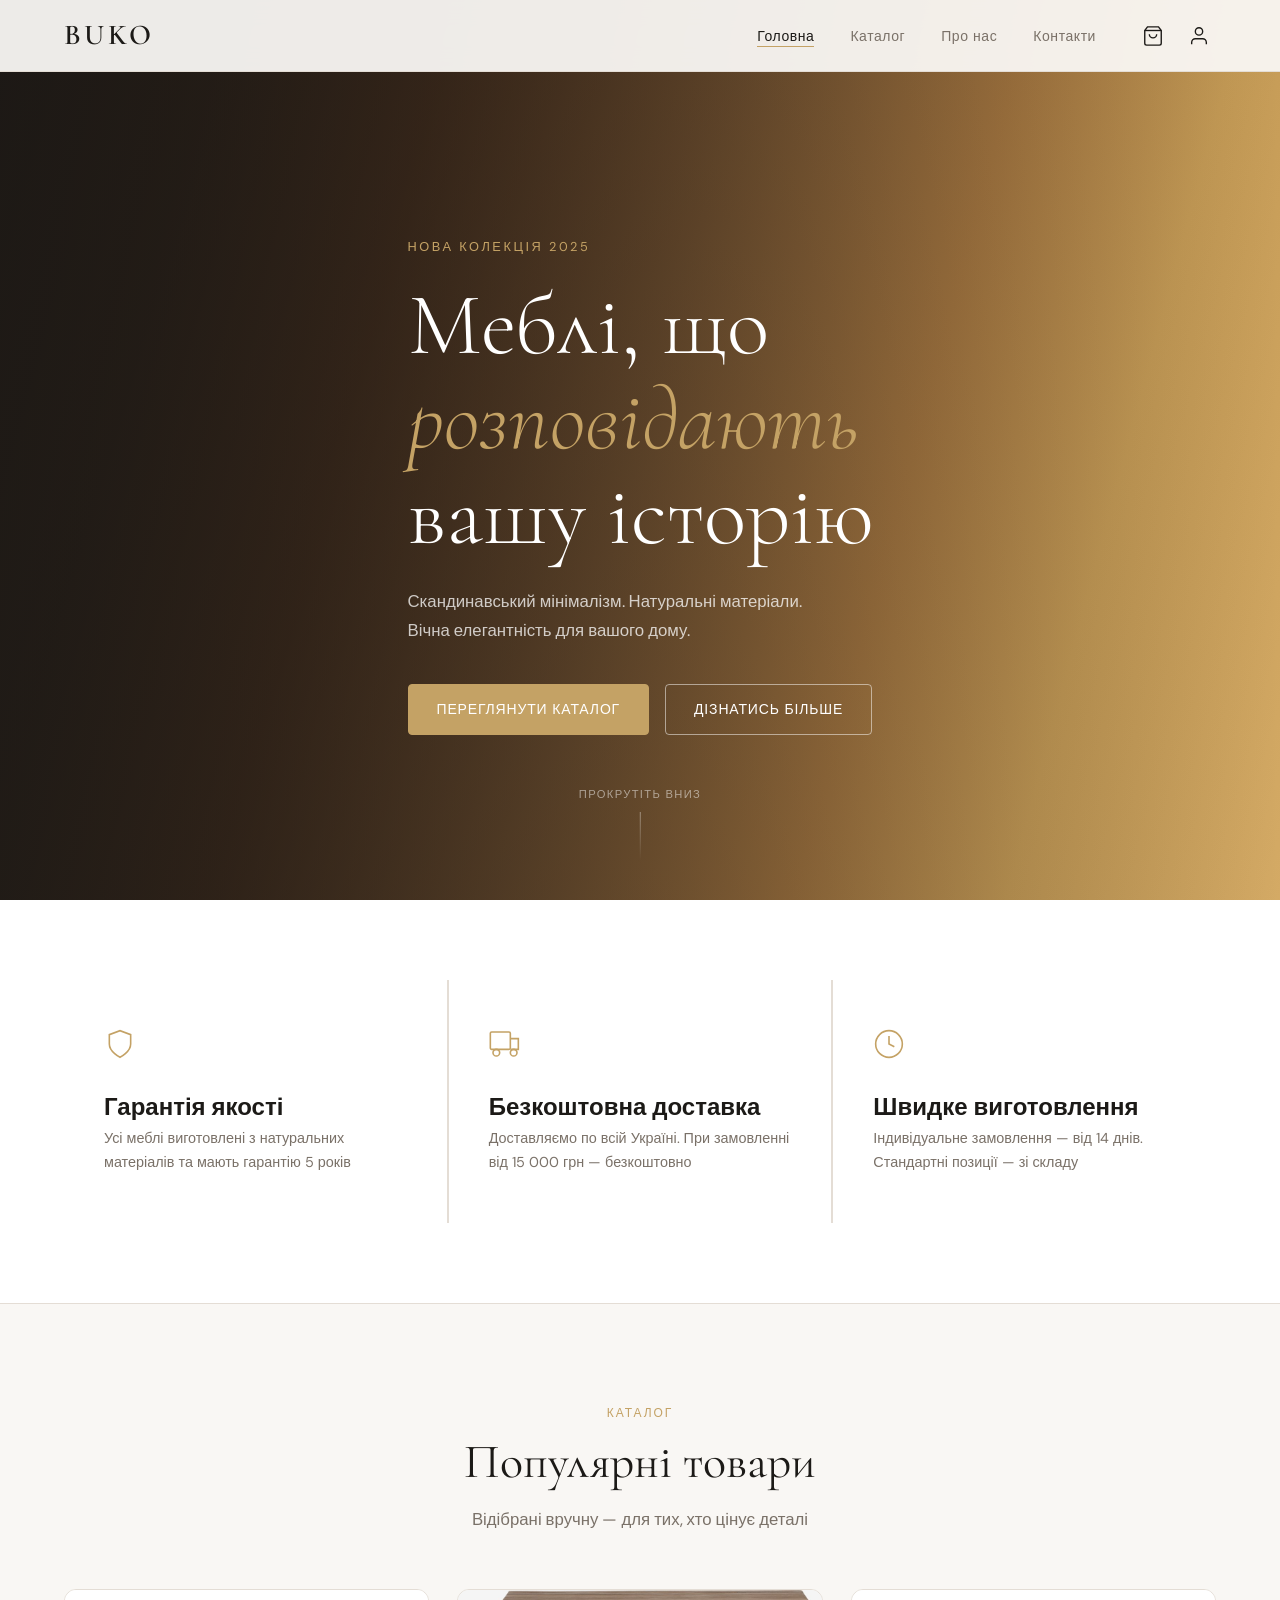
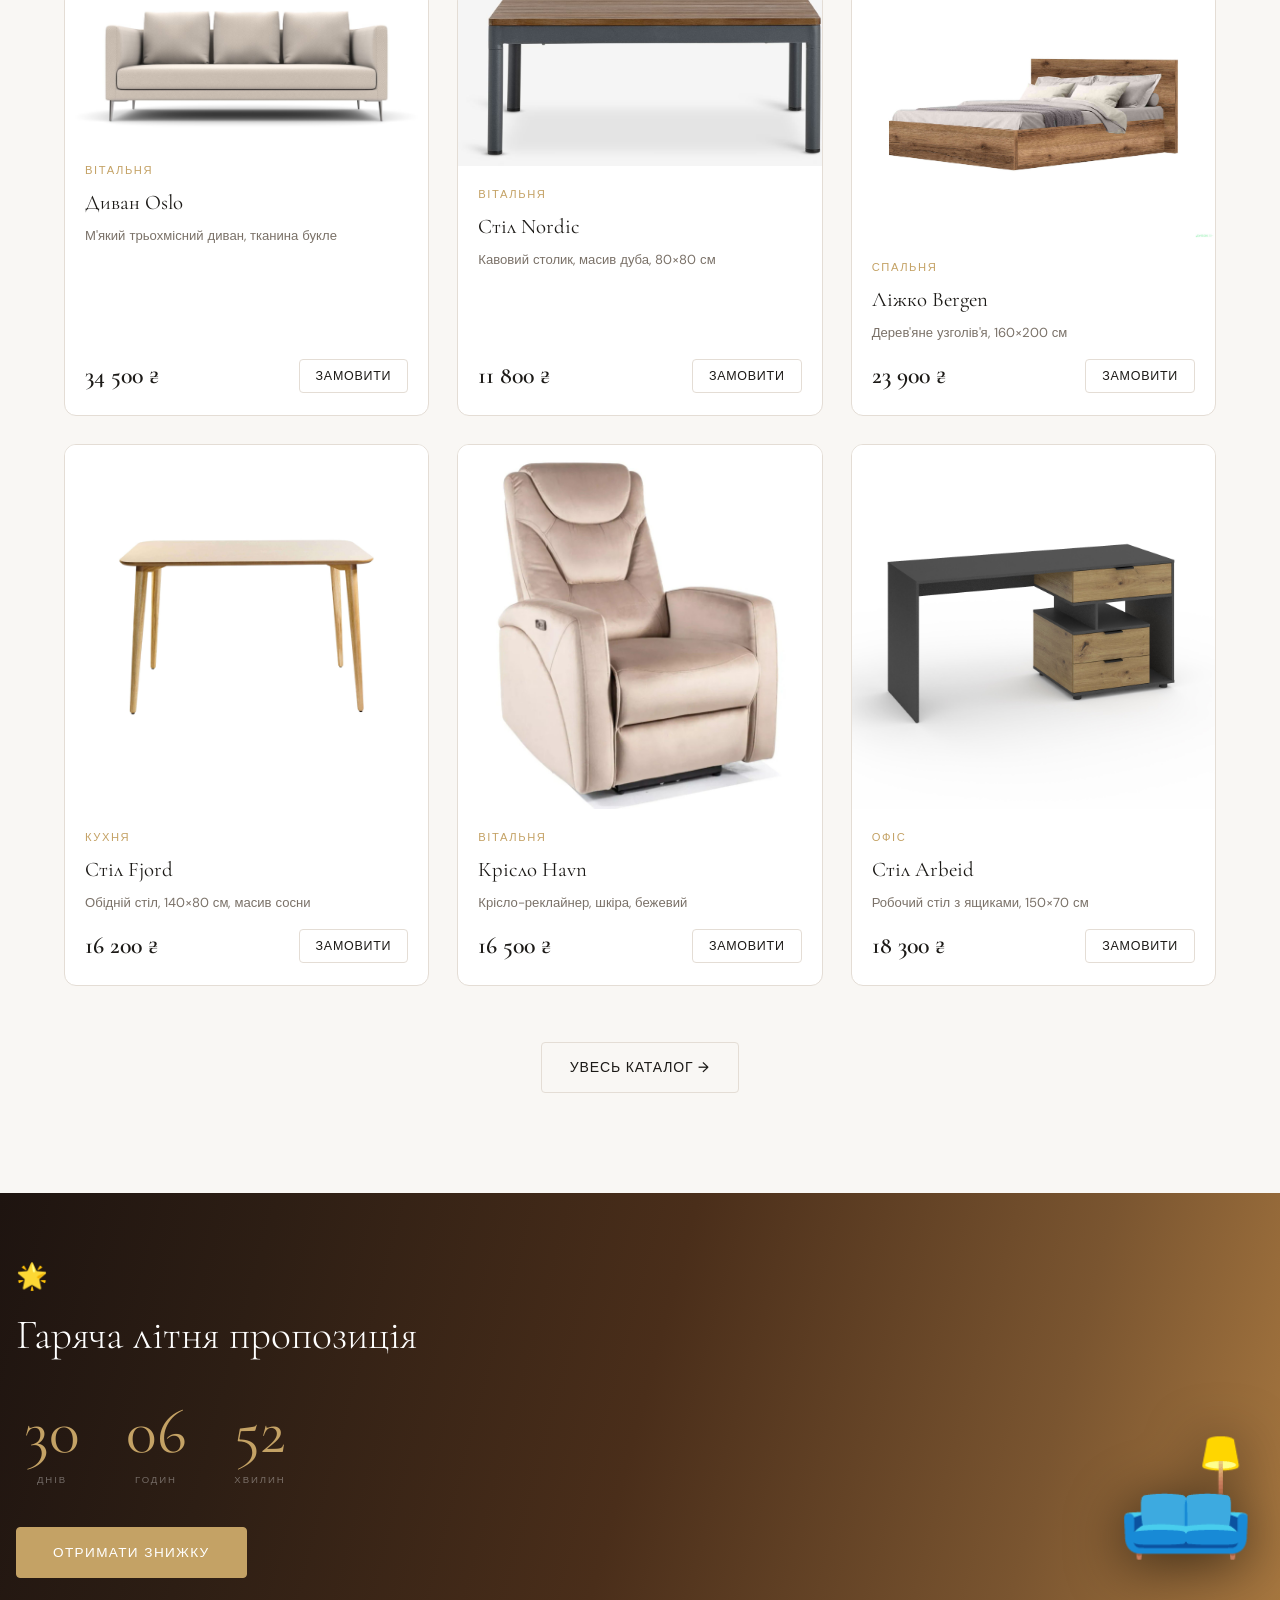
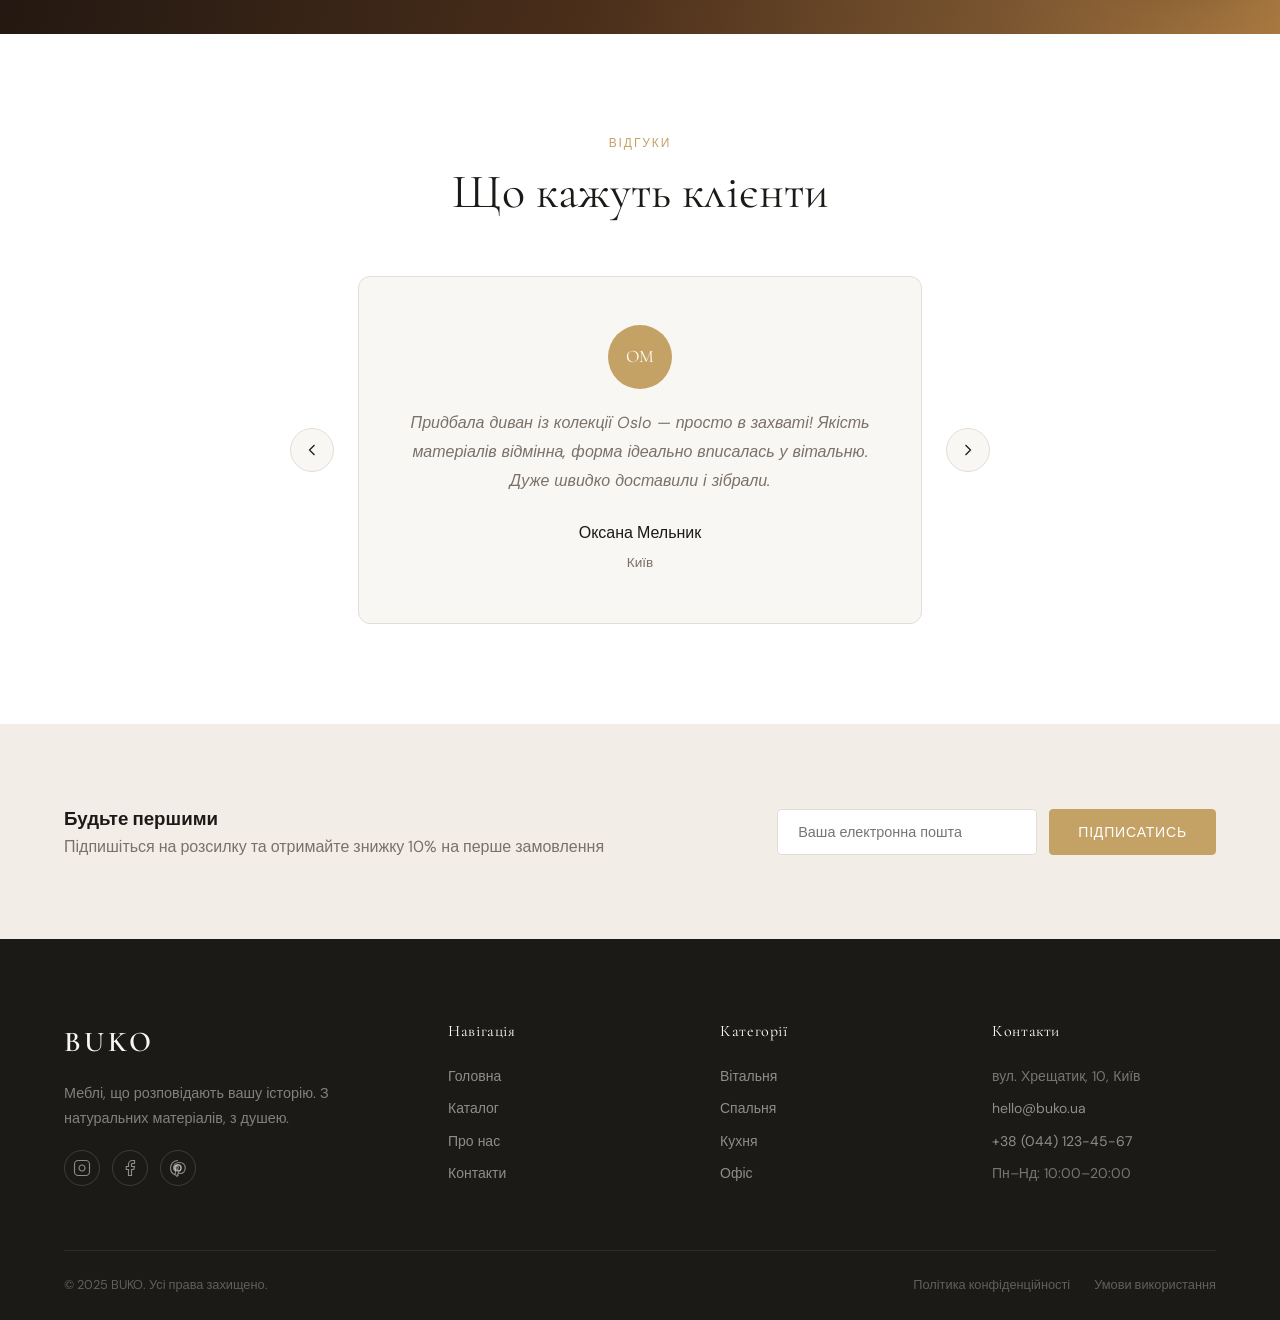
<file: index.html>
<!DOCTYPE html>
<html lang="uk">
<head>
  <meta charset="UTF-8">
  <meta http-equiv="X-UA-Compatible" content="IE=edge">
  <meta name="viewport" content="width=device-width, initial-scale=1, minimum-scale=1">
  <meta name="description" content="BUKO — магазин сучасних меблів. Якісні меблі для вашого дому.">
  <title>BUKO — Магазин меблів</title>
  <link rel="preconnect" href="https://fonts.googleapis.com">
  <link rel="preconnect" href="https://fonts.gstatic.com" crossorigin>
  <link href="https://fonts.googleapis.com/css2?family=Cormorant+Garamond:ital,wght@0,300;0,400;0,600;1,300;1,400&family=DM+Sans:wght@300;400;500&display=swap" rel="stylesheet">
  <link rel="stylesheet" href="assets/css/style.css">
</head>
<body>

  <header class="header" id="header">
    <div class="header__inner">
      <a href="index.html" class="logo">BUKO</a>
      <nav class="nav" id="menuList">
        <ul class="nav__list">
          <li class="nav__item"><a href="index.html" class="nav__link nav__link--active">Головна</a></li>
          <li class="nav__item"><a href="products.html" class="nav__link">Каталог</a></li>
          <li class="nav__item"><a href="about.html" class="nav__link">Про нас</a></li>
          <li class="nav__item"><a href="contacts.html" class="nav__link">Контакти</a></li>
        </ul>
      </nav>
      <div class="header__actions">
        <button class="btn-icon" onclick="openCart()" title="Кошик" style="position:relative;">
          <svg width="22" height="22" viewBox="0 0 24 24" fill="none" stroke="currentColor" stroke-width="1.5"><path d="M6 2L3 6v14a2 2 0 002 2h14a2 2 0 002-2V6l-3-4z"/><line x1="3" y1="6" x2="21" y2="6"/><path d="M16 10a4 4 0 01-8 0"/></svg>
          <span id="cartBadge" style="display:none; position:absolute; top:-6px; right:-6px; background:#C4A265; color:#fff; font-size:0.65rem; font-weight:700; width:18px; height:18px; border-radius:50%; align-items:center; justify-content:center;">0</span>
        </button>
        <button class="btn-icon" id="account-btn" title="Особистий кабінет">
          <svg width="22" height="22" viewBox="0 0 24 24" fill="none" stroke="currentColor" stroke-width="1.5"><path d="M20 21v-2a4 4 0 00-4-4H8a4 4 0 00-4 4v2"/><circle cx="12" cy="7" r="4"/></svg>
        </button>
        <button class="burger" id="burgerIcons" aria-label="Меню">
          <span id="iconBars">
            <svg width="24" height="24" viewBox="0 0 24 24" fill="none" stroke="currentColor" stroke-width="1.5"><line x1="3" y1="6" x2="21" y2="6"/><line x1="3" y1="12" x2="21" y2="12"/><line x1="3" y1="18" x2="21" y2="18"/></svg>
          </span>
          <span id="iconXmark" class="hide">
            <svg width="24" height="24" viewBox="0 0 24 24" fill="none" stroke="currentColor" stroke-width="1.5"><line x1="18" y1="6" x2="6" y2="18"/><line x1="6" y1="6" x2="18" y2="18"/></svg>
          </span>
        </button>
      </div>
    </div>
  </header>

  <section class="hero">
    <div class="hero__bg">
      <div class="hero__overlay"></div>
    </div>
    <div class="hero__content">
      <p class="hero__sub animate-fade-up">Нова колекція 2025</p>
      <h1 class="hero__title animate-fade-up">Меблі, що<br><em>розповідають</em><br>вашу історію</h1>
      <p class="hero__desc animate-fade-up">Скандинавський мінімалізм. Натуральні матеріали.<br>Вічна елегантність для вашого дому.</p>
      <div class="hero__btns animate-fade-up">
        <a href="products.html" class="btn btn--primary">Переглянути каталог</a>
        <a href="about.html" class="btn btn--ghost">Дізнатись більше</a>
      </div>
    </div>
    <div class="hero__scroll">
      <span>Прокрутіть вниз</span>
      <div class="scroll-line"></div>
    </div>
  </section>

  <section class="features">
    <div class="container">
      <div class="features__grid">
        <div class="feature-card">
          <div class="feature-card__icon">
            <svg width="32" height="32" viewBox="0 0 24 24" fill="none" stroke="currentColor" stroke-width="1.2"><path d="M12 22s8-4 8-10V5l-8-3-8 3v7c0 6 8 10 8 10z"/></svg>
          </div>
          <h2>Гарантія якості</h2>
          <p>Усі меблі виготовлені з натуральних матеріалів та мають гарантію 5 років</p>
        </div>
        <div class="feature-card">
          <div class="feature-card__icon">
            <svg width="32" height="32" viewBox="0 0 24 24" fill="none" stroke="currentColor" stroke-width="1.2"><rect x="1" y="3" width="15" height="13" rx="1"/><path d="M16 8h6v8H16"/><circle cx="5.5" cy="18.5" r="2.5"/><circle cx="18.5" cy="18.5" r="2.5"/></svg>
          </div>
          <h2>Безкоштовна доставка</h2>
          <p>Доставляємо по всій Україні. При замовленні від 15 000 грн — безкоштовно</p>
        </div>
        <div class="feature-card">
          <div class="feature-card__icon">
            <svg width="32" height="32" viewBox="0 0 24 24" fill="none" stroke="currentColor" stroke-width="1.2"><path d="M12 22C6.477 22 2 17.523 2 12S6.477 2 12 2s10 4.477 10 10-4.477 10-10 10z"/><path d="M12 6v6l4 2"/></svg>
          </div>
          <h2>Швидке виготовлення</h2>
          <p>Індивідуальне замовлення — від 14 днів. Стандартні позиції — зі складу</p>
        </div>
      </div>
    </div>
  </section>

  <section class="products-section" id="products">
    <div class="container">
      <div class="section-header">
        <p class="section-label">Каталог</p>
        <h3 class="section-title">Популярні товари</h3>
        <p class="section-desc">Відібрані вручну — для тих, хто цінує деталі</p>
      </div>
      <div class="products-grid" id="productsList"></div>
      <div class="section-footer">
        <a href="products.html" class="btn btn--outline">Увесь каталог →</a>
      </div>
    </div>
  </section>

<section class="banner">
  <div class="banner__inner">
    <p class="banner__label">🌟</p>
    <h3 class="banner__title">Гаряча літня пропозиція</h3>
    <div class="countdown" id="countdown"></div>
    <button class="btn btn--primary" id="discountBtn"
      onclick="toggleDiscount(); this.textContent = discountActive ? '✓ ЗНИЖКУ АКТИВОВАНО!' : 'ОТРИМАТИ ЗНИЖКУ';">
      ОТРИМАТИ ЗНИЖКУ
    </button>
    <div class="banner__visual">🛋️</div>
  </div>
</section>

  <section class="testimonials">
    <div class="container">
      <div class="section-header">
        <p class="section-label">Відгуки</p>
        <h3 class="section-title">Що кажуть клієнти</h3>
      </div>
      <div class="testimonials__slider">
        <button class="slider-btn slider-btn--prev" id="prevBtn">
          <svg width="20" height="20" viewBox="0 0 24 24" fill="none" stroke="currentColor" stroke-width="1.5"><polyline points="15 18 9 12 15 6"/></svg>
        </button>
        <div class="testimonials__track" id="testimonialsTrack">
          <div class="testimonial active">
            <div class="testimonial__avatar">ОМ</div>
            <p class="testimonial__text">Придбала диван із колекції Oslo — просто в захваті! Якість матеріалів відмінна, форма ідеально вписалась у вітальню. Дуже швидко доставили і зібрали.</p>
            <strong class="testimonial__name">Оксана Мельник</strong>
            <span class="testimonial__city">Київ</span>
          </div>
          <div class="testimonial">
            <div class="testimonial__avatar">ВК</div>
            <p class="testimonial__text">Замовляли кухонний стіл та стільці. Все відповідає опису на сайті. Натуральне дерево, красиве. Менеджери дуже ввічливі, відповіли на всі питання.</p>
            <strong class="testimonial__name">Василь Коваль</strong>
            <span class="testimonial__city">Львів</span>
          </div>
          <div class="testimonial">
            <div class="testimonial__avatar">НТ</div>
            <p class="testimonial__text">Робоче місце від BUKO — найкраще рішення для домашнього офісу. Стіл просторий, шухляди зручні. Вже рекомендую всім знайомим. Однозначно повернусь.</p>
            <strong class="testimonial__name">Наталія Ткаченко</strong>
            <span class="testimonial__city">Харків</span>
          </div>
        </div>
        <button class="slider-btn slider-btn--next" id="nextBtn">
          <svg width="20" height="20" viewBox="0 0 24 24" fill="none" stroke="currentColor" stroke-width="1.5"><polyline points="9 18 15 12 9 6"/></svg>
        </button>
      </div>
    </div>
  </section>

  <section class="newsletter">
    <div class="container">
      <div class="newsletter__inner">
        <div class="newsletter__text">
          <h3>Будьте першими</h3>
          <p>Підпишіться на розсилку та отримайте знижку 10% на перше замовлення</p>
        </div>
        <div class="newsletter__form">
          <input type="email" placeholder="Ваша електронна пошта" class="newsletter__input" id="newsletterEmail">
          <button class="btn btn--primary" onclick="subscribeNewsletter()">Підписатись</button>
        </div>
      </div>
    </div>
  </section>

  <footer class="footer">
    <div class="container">
      <div class="footer__grid">
        <div class="footer__brand">
          <a href="index.html" class="logo logo--light">BUKO</a>
          <p>Меблі, що розповідають вашу історію. З натуральних матеріалів, з душею.</p>
          <div class="social-links">
            <a href="#" class="social-link" title="Instagram">
              <svg width="18" height="18" viewBox="0 0 24 24" fill="none" stroke="currentColor" stroke-width="1.5"><rect x="2" y="2" width="20" height="20" rx="5" ry="5"/><path d="M16 11.37A4 4 0 1112.63 8 4 4 0 0116 11.37z"/><line x1="17.5" y1="6.5" x2="17.51" y2="6.5"/></svg>
            </a>
            <a href="#" class="social-link" title="Facebook">
              <svg width="18" height="18" viewBox="0 0 24 24" fill="none" stroke="currentColor" stroke-width="1.5"><path d="M18 2h-3a5 5 0 00-5 5v3H7v4h3v8h4v-8h3l1-4h-4V7a1 1 0 011-1h3z"/></svg>
            </a>
            <a href="#" class="social-link" title="Pinterest">
              <svg width="18" height="18" viewBox="0 0 24 24" fill="none" stroke="currentColor" stroke-width="1.5"><path d="M8 12a4 4 0 108 0 4 4 0 00-8 0"/><path d="M12 2C6.477 2 2 6.477 2 12c0 4.236 2.636 7.855 6.356 9.312-.088-.791-.167-2.005.035-2.868.181-.78 1.172-4.97 1.172-4.97s-.299-.598-.299-1.482c0-1.388.806-2.428 1.808-2.428.852 0 1.265.64 1.265 1.408 0 .858-.546 2.14-.828 3.33-.236.995.499 1.806 1.476 1.806 1.772 0 3.136-1.867 3.136-4.563 0-2.387-1.715-4.057-4.163-4.057-2.836 0-4.5 2.127-4.5 4.326 0 .856.33 1.775.741 2.276a.3.3 0 01.069.284c-.076.313-.244.995-.277 1.134-.044.183-.145.222-.335.134C6.617 15.17 6 13.61 6 12c0-3.866 2.806-7.416 8.095-7.416 4.248 0 7.547 3.027 7.547 7.07 0 4.218-2.66 7.608-6.348 7.608-1.24 0-2.408-.645-2.808-1.404l-.762 2.846c-.276 1.062-1.022 2.394-1.524 3.205A10 10 0 0012 22C6.477 22 2 17.523 2 12S6.477 2 12 2z"/></svg>
            </a>
          </div>
        </div>
        <div class="footer__col">
          <h4>Навігація</h4>
          <ul>
            <li><a href="index.html">Головна</a></li>
            <li><a href="products.html">Каталог</a></li>
            <li><a href="about.html">Про нас</a></li>
            <li><a href="contacts.html">Контакти</a></li>
          </ul>
        </div>
        <div class="footer__col">
          <h4>Категорії</h4>
          <ul>
            <li><a href="products.html">Вітальня</a></li>
            <li><a href="products.html">Спальня</a></li>
            <li><a href="products.html">Кухня</a></li>
            <li><a href="products.html">Офіс</a></li>
          </ul>
        </div>
        <div class="footer__col">
          <h4>Контакти</h4>
          <ul>
            <li>вул. Хрещатик, 10, Київ</li>
            <li><a href="mailto:hello@buko.ua">hello@buko.ua</a></li>
            <li><a href="tel:+380441234567">+38 (044) 123-45-67</a></li>
            <li>Пн–Нд: 10:00–20:00</li>
          </ul>
        </div>
      </div>
      <div class="footer__bottom">
        <p>© 2025 BUKO. Усі права захищено.</p>
        <div class="footer__links">
          <a href="#">Політика конфіденційності</a>
          <a href="#">Умови використання</a>
        </div>
      </div>
    </div>
  </footer>

  <button class="back-to-top" id="backToTop" onclick="scrollToTop()" title="Вгору">
    <svg width="20" height="20" viewBox="0 0 24 24" fill="none" stroke="currentColor" stroke-width="2"><polyline points="18 15 12 9 6 15"/></svg>
  </button>

  <div class="modal-overlay" id="modalOverlay" onclick="closeModal(this)">
    <div class="modal" onclick="event.stopPropagation()">
      <button class="modal__close" onclick="closeModal()">
        <svg width="20" height="20" viewBox="0 0 24 24" fill="none" stroke="currentColor" stroke-width="1.5"><line x1="18" y1="6" x2="6" y2="18"/><line x1="6" y1="6" x2="18" y2="18"/></svg>
      </button>
      <h3 class="modal__title">Зв'яжіться з нами</h3>
      <p class="modal__sub">Залиште заявку і ми передзвонимо протягом 30 хвилин</p>
      <div class="modal__form">
        <div class="form-group">
          <label>Ім'я</label>
          <input type="text" placeholder="Ваше ім'я" class="form-input">
        </div>
        <div class="form-group">
          <label>Телефон</label>
          <input type="tel" placeholder="+38 (___) ___-__-__" class="form-input">
        </div>
        <div class="form-group">
          <label>Повідомлення</label>
          <textarea placeholder="Ваше питання або замовлення..." class="form-input form-textarea"></textarea>
        </div>
        <button class="btn btn--primary btn--full" onclick="submitForm()">Надіслати</button>
      </div>
    </div>
  </div>
<div class="modal-overlay" id="auth-modal">
  <div class="modal">
    <button class="modal__close" id="close-auth-btn">&times;</button>
    
    <h4 class="modal__title">Вхід до кабінету</h4>
    <p class="modal__sub">Введіть свої дані для авторизації на сайті BUKO</p>
    
    <form id="auth-form">
      <div class="form-group">
        <label for="auth-email">Електронна пошта</label>
        <input type="email" id="auth-email" class="form-input" placeholder="your@email.com" required>
      </div>
      
      <div class="form-group">
        <label for="auth-password">Пароль</label>
        <input type="password" id="auth-password" class="form-input" placeholder="••••••••" required>
      </div>
      
      <button type="submit" class="btn btn--primary btn--full">Увійти</button>
    </form>
  </div>
</div>
<div class="modal-overlay" id="cartOverlay" onclick="closeCart(this)">
  <div class="modal" onclick="event.stopPropagation()">
    <button class="modal__close" onclick="closeCart()">
      <svg width="20" height="20" viewBox="0 0 24 24" fill="none" stroke="currentColor" stroke-width="1.5"><line x1="18" y1="6" x2="6" y2="18"/><line x1="6" y1="6" x2="18" y2="18"/></svg>
    </button>
    <h4 class="modal__title">Ваші товари</h4>
    <div class="cart-list" id="cartList"></div>
    <div class="cart-footer">
      <div class="cart-total">
        <span>Загальна сума:</span>
        <strong id="cartTotal">0 ₴</strong>
      </div>
      <button class="btn btn--primary btn--full" onclick="checkoutCart()">ЗАМОВИТИ</button>
    </div>
  </div>
</div>
  <script src="assets/js/main.js"></script>
</body>
</html>
</file>
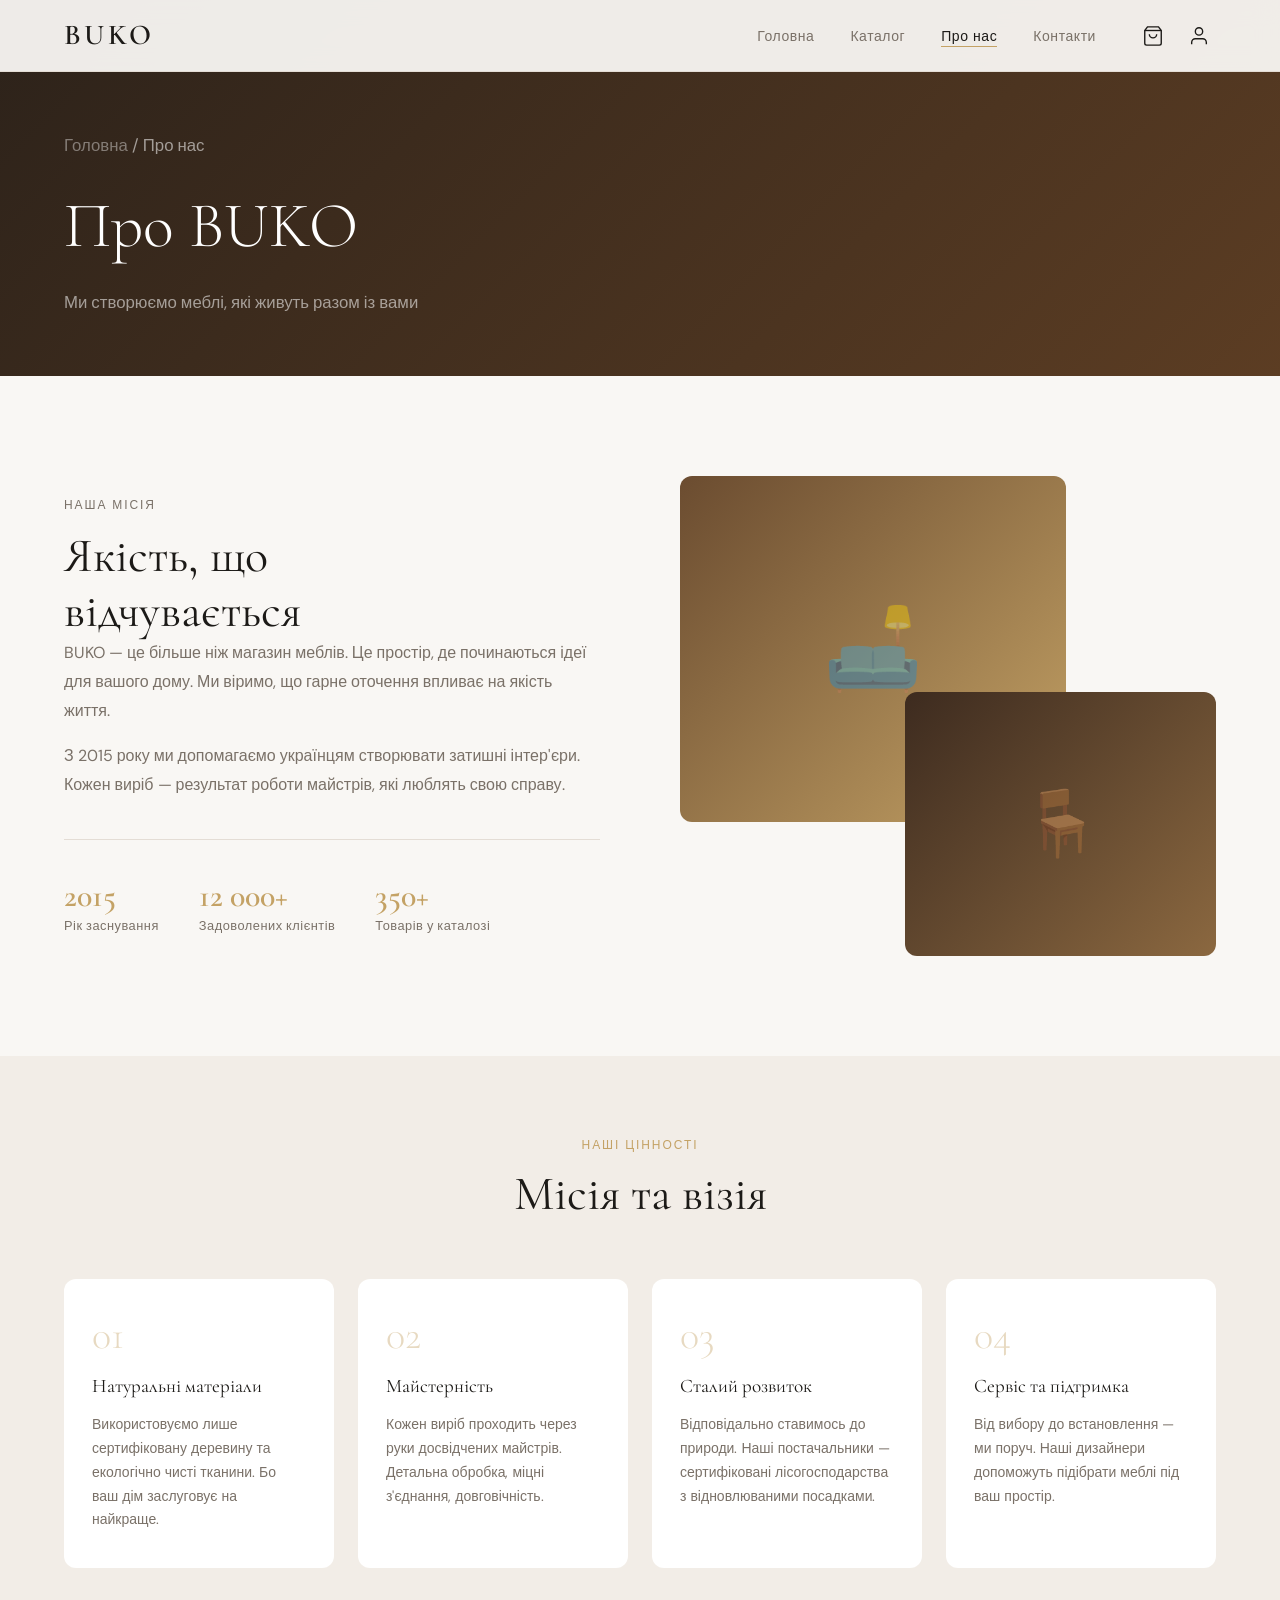
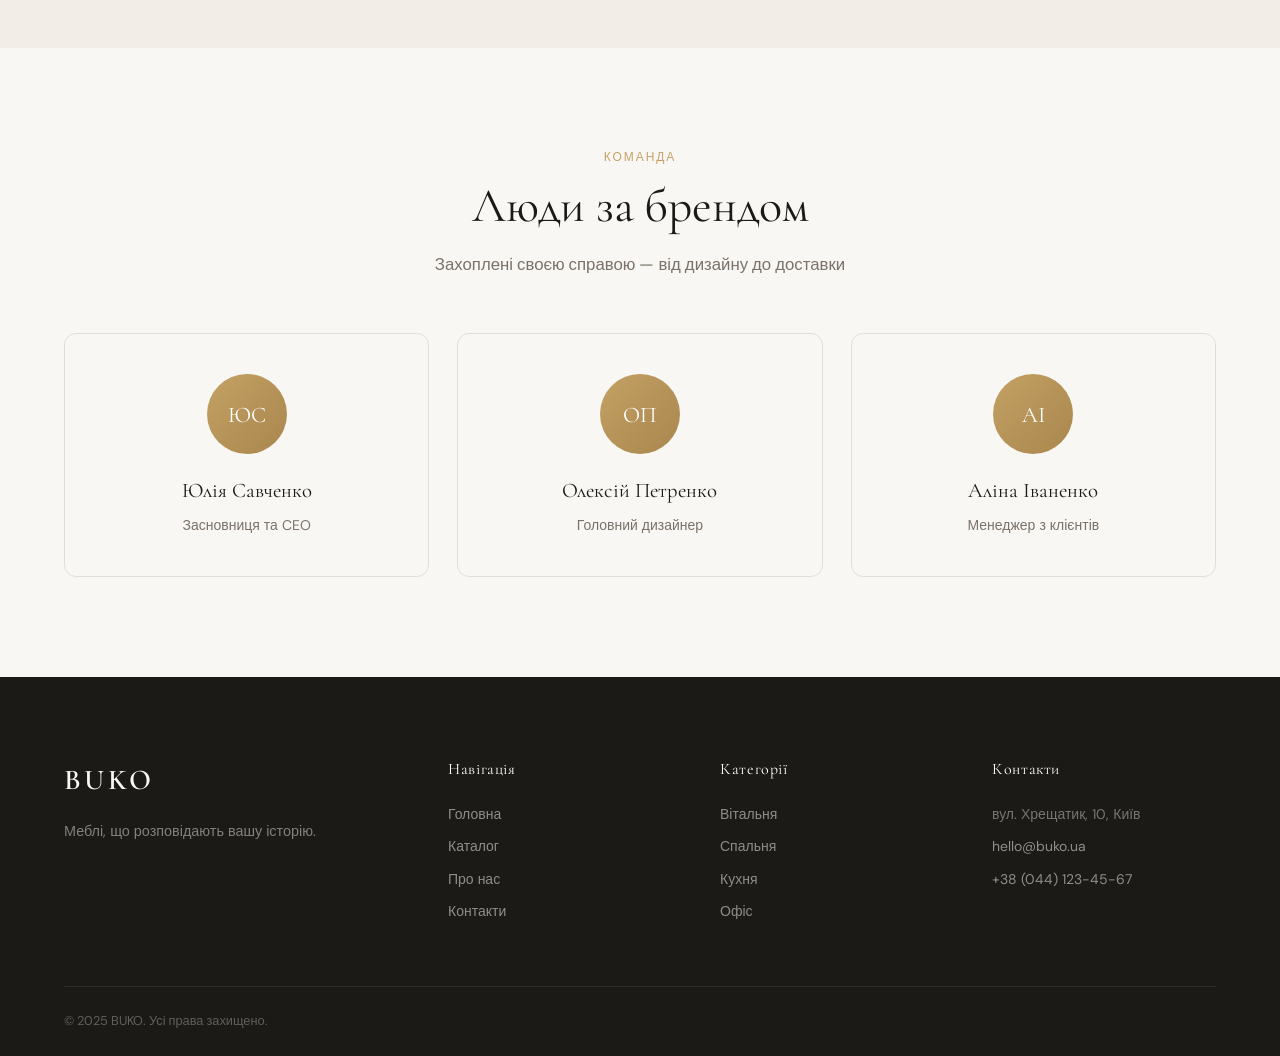
<file: about.html>
<!DOCTYPE html>
<html lang="uk">
<head>
  <meta charset="UTF-8">
  <meta http-equiv="X-UA-Compatible" content="IE=edge">
  <meta name="viewport" content="width=device-width, initial-scale=1, minimum-scale=1">
  <meta name="description" content="Про BUKO — наша команда та цінності">
  <title>Про нас — BUKO Меблі</title>
  <link rel="preconnect" href="https://fonts.googleapis.com">
  <link rel="preconnect" href="https://fonts.gstatic.com" crossorigin>
  <link href="https://fonts.googleapis.com/css2?family=Cormorant+Garamond:ital,wght@0,300;0,400;0,600;1,300;1,400&family=DM+Sans:wght@300;400;500&display=swap" rel="stylesheet">
  <link rel="stylesheet" href="assets/css/style.css">
</head>
<body>

  <header class="header" id="header">
    <div class="header__inner">
      <a href="index.html" class="logo">BUKO</a>
      <nav class="nav" id="menuList">
        <ul class="nav__list">
          <li><a href="index.html" class="nav__link">Головна</a></li>
          <li><a href="products.html" class="nav__link">Каталог</a></li>
          <li><a href="about.html" class="nav__link nav__link--active">Про нас</a></li>
          <li><a href="contacts.html" class="nav__link">Контакти</a></li>
        </ul>
      </nav>
      <div class="header__actions">
        <button class="btn-icon" onclick="openCart()" title="Кошик" style="position:relative;">
          <svg width="22" height="22" viewBox="0 0 24 24" fill="none" stroke="currentColor" stroke-width="1.5"><path d="M6 2L3 6v14a2 2 0 002 2h14a2 2 0 002-2V6l-3-4z"/><line x1="3" y1="6" x2="21" y2="6"/><path d="M16 10a4 4 0 01-8 0"/></svg>
          <span id="cartBadge" style="display:none; position:absolute; top:-6px; right:-6px; background:#C4A265; color:#fff; font-size:0.65rem; font-weight:700; width:18px; height:18px; border-radius:50%; align-items:center; justify-content:center;">0</span>
        </button>

        <button class="btn-icon" id="account-btn" title="Особистий кабінет">
          <svg width="22" height="22" viewBox="0 0 24 24" fill="none" stroke="currentColor" stroke-width="1.5"><path d="M20 21v-2a4 4 0 00-4-4H8a4 4 0 00-4 4v2"/><circle cx="12" cy="7" r="4"/></svg>
        </button>

        <button class="burger" id="burgerIcons" aria-label="Меню">
          <span id="iconBars">
            <svg width="24" height="24" viewBox="0 0 24 24" fill="none" stroke="currentColor" stroke-width="1.5"><line x1="3" y1="6" x2="21" y2="6"/><line x1="3" y1="12" x2="21" y2="12"/><line x1="3" y1="18" x2="21" y2="18"/></svg>
          </span>
          <span id="iconXmark" class="hide">
            <svg width="24" height="24" viewBox="0 0 24 24" fill="none" stroke="currentColor" stroke-width="1.5"><line x1="18" y1="6" x2="6" y2="18"/><line x1="6" y1="6" x2="18" y2="18"/></svg>
          </span>
        </button>
      </div>
  </header>

  <section class="page-hero page-hero--sm">
    <div class="page-hero__content">
      <p class="breadcrumb"><a href="index.html">Головна</a> / Про нас</p>
      <h1>Про BUKO</h1>
      <p>Ми створюємо меблі, які живуть разом із вами</p>
    </div>
  </section>

  <section class="about-intro">
    <div class="container">
      <div class="about-intro__grid">
        <div class="about-intro__text">
          <p class="section-label">Наша місія</p>
          <h2 class="section-title">Якість, що<br>відчувається</h2>
          <p>BUKO — це більше ніж магазин меблів. Це простір, де починаються ідеї для вашого дому. Ми віримо, що гарне оточення впливає на якість життя.</p>
          <p>З 2015 року ми допомагаємо українцям створювати затишні інтер'єри. Кожен виріб — результат роботи майстрів, які люблять свою справу.</p>
          <div class="about-stats">
            <div class="stat"><strong>2015</strong><span>Рік заснування</span></div>
            <div class="stat"><strong>12 000+</strong><span>Задоволених клієнтів</span></div>
            <div class="stat"><strong>350+</strong><span>Товарів у каталозі</span></div>
          </div>
        </div>
        <div class="about-intro__visual">
          <div class="about-img-block">
            <div class="about-img about-img--1"></div>
            <div class="about-img about-img--2"></div>
          </div>
        </div>
      </div>
    </div>
  </section>

  <section class="values">
    <div class="container">
      <div class="section-header">
        <p class="section-label">Наші цінності</p>
        <h2 class="section-title">Місія та візія</h2>
      </div>
      <div class="values__grid">
        <div class="value-card">
          <div class="value-card__num">01</div>
          <h3>Натуральні матеріали</h3>
          <p>Використовуємо лише сертифіковану деревину та екологічно чисті тканини. Бо ваш дім заслуговує на найкраще.</p>
        </div>
        <div class="value-card">
          <div class="value-card__num">02</div>
          <h3>Майстерність</h3>
          <p>Кожен виріб проходить через руки досвідчених майстрів. Детальна обробка, міцні з'єднання, довговічність.</p>
        </div>
        <div class="value-card">
          <div class="value-card__num">03</div>
          <h3>Сталий розвиток</h3>
          <p>Відповідально ставимось до природи. Наші постачальники — сертифіковані лісогосподарства з відновлюваними посадками.</p>
        </div>
        <div class="value-card">
          <div class="value-card__num">04</div>
          <h3>Сервіс та підтримка</h3>
          <p>Від вибору до встановлення — ми поруч. Наші дизайнери допоможуть підібрати меблі під ваш простір.</p>
        </div>
      </div>
    </div>
  </section>

  <section class="team">
    <div class="container">
      <div class="section-header">
        <p class="section-label">Команда</p>
        <h2 class="section-title">Люди за брендом</h2>
        <p class="section-desc">Захоплені своєю справою — від дизайну до доставки</p>
      </div>
      <div class="team__grid" id="teamGrid"></div>
    </div>
  </section>

  <footer class="footer">
    <div class="container">
      <div class="footer__grid">
        <div class="footer__brand"><a href="index.html" class="logo logo--light">BUKO</a><p>Меблі, що розповідають вашу історію.</p></div>
        <div class="footer__col"><h4>Навігація</h4><ul><li><a href="index.html">Головна</a></li><li><a href="products.html">Каталог</a></li><li><a href="about.html">Про нас</a></li><li><a href="contacts.html">Контакти</a></li></ul></div>
        <div class="footer__col"><h4>Категорії</h4><ul><li><a href="#">Вітальня</a></li><li><a href="#">Спальня</a></li><li><a href="#">Кухня</a></li><li><a href="#">Офіс</a></li></ul></div>
        <div class="footer__col"><h4>Контакти</h4><ul><li>вул. Хрещатик, 10, Київ</li><li><a href="mailto:hello@buko.ua">hello@buko.ua</a></li><li><a href="tel:+380441234567">+38 (044) 123-45-67</a></li></ul></div>
      </div>
      <div class="footer__bottom"><p>© 2025 BUKO. Усі права захищено.</p></div>
    </div>
  </footer>

  <button class="back-to-top" id="backToTop" onclick="scrollToTop()"><svg width="20" height="20" viewBox="0 0 24 24" fill="none" stroke="currentColor" stroke-width="2"><polyline points="18 15 12 9 6 15"/></svg></button>

  <div class="modal-overlay" id="modalOverlay" onclick="closeModal(this)">
    <div class="modal" onclick="event.stopPropagation()">
      <button class="modal__close" onclick="closeModal()"><svg width="20" height="20" viewBox="0 0 24 24" fill="none" stroke="currentColor" stroke-width="1.5"><line x1="18" y1="6" x2="6" y2="18"/><line x1="6" y1="6" x2="18" y2="18"/></svg></button>
      <h2 class="modal__title">Зв'яжіться з нами</h2>
      <p class="modal__sub">Залиште заявку і ми передзвонимо</p>
      <div class="modal__form">
        <div class="form-group"><label>Ім'я</label><input type="text" placeholder="Ваше ім'я" class="form-input"></div>
        <div class="form-group"><label>Телефон</label><input type="tel" placeholder="+38 (___) ___-__-__" class="form-input"></div>
        <div class="form-group"><label>Повідомлення</label><textarea placeholder="Ваше питання..." class="form-input form-textarea"></textarea></div>
        <button class="btn btn--primary btn--full" onclick="submitForm()">Надіслати</button>
      </div>
    </div>
  </div>
  <div class="modal-overlay" id="auth-modal">
    <div class="modal">
      <button class="modal__close" id="close-auth-btn">&times;</button>
      <h3 class="modal__title">Вхід до кабінету</h3>
      <p class="modal__sub">Введіть свої дані для авторизації на сайті BUKO</p>
      <form id="auth-form">
        <div class="form-group">
          <label for="auth-email">Електронна пошта</label>
          <input type="email" id="auth-email" class="form-input" placeholder="your@email.com" required>
        </div>
        <div class="form-group">
          <label for="auth-password">Пароль</label>
          <input type="password" id="auth-password" class="form-input" placeholder="••••••••" required>
        </div>
        <button type="submit" class="btn btn--primary btn--full">Увійти</button>
      </form>
    </div>
  </div>
  <div class="modal-overlay" id="cartOverlay" onclick="closeCart(this)">
  <div class="modal" onclick="event.stopPropagation()">
    <button class="modal__close" onclick="closeCart()">
      <svg width="20" height="20" viewBox="0 0 24 24" fill="none" stroke="currentColor" stroke-width="1.5"><line x1="18" y1="6" x2="6" y2="18"/><line x1="6" y1="6" x2="18" y2="18"/></svg>
    </button>
    <h2 class="modal__title">Ваші товари</h2>
    <div class="cart-list" id="cartList"></div>
    <div class="cart-footer">
      <div class="cart-total">
        <span>Загальна сума:</span>
        <strong id="cartTotal">0 ₴</strong>
      </div>
      <button class="btn btn--primary btn--full" onclick="checkoutCart()">ЗАМОВИТИ</button>
    </div>
  </div>
</div>

  <script src="assets/js/main.js"></script>
  <script>
    const teamMembers = [
      { name: 'Юлія Савченко', role: 'Засновниця та CEO', init: 'ЮС' },
      { name: 'Олексій Петренко', role: 'Головний дизайнер', init: 'ОП' },
      { name: 'Аліна Іваненко', role: 'Менеджер з клієнтів', init: 'АІ' },
    ];
    const grid = document.getElementById('teamGrid');
    teamMembers.forEach(m => {
      grid.innerHTML += `
        <div class="team-card">
          <div class="team-card__avatar">${m.init}</div>
          <h3>${m.name}</h3>
          <p>${m.role}</p>
        </div>`;
    });
  </script>
</body>
</html>
</file>
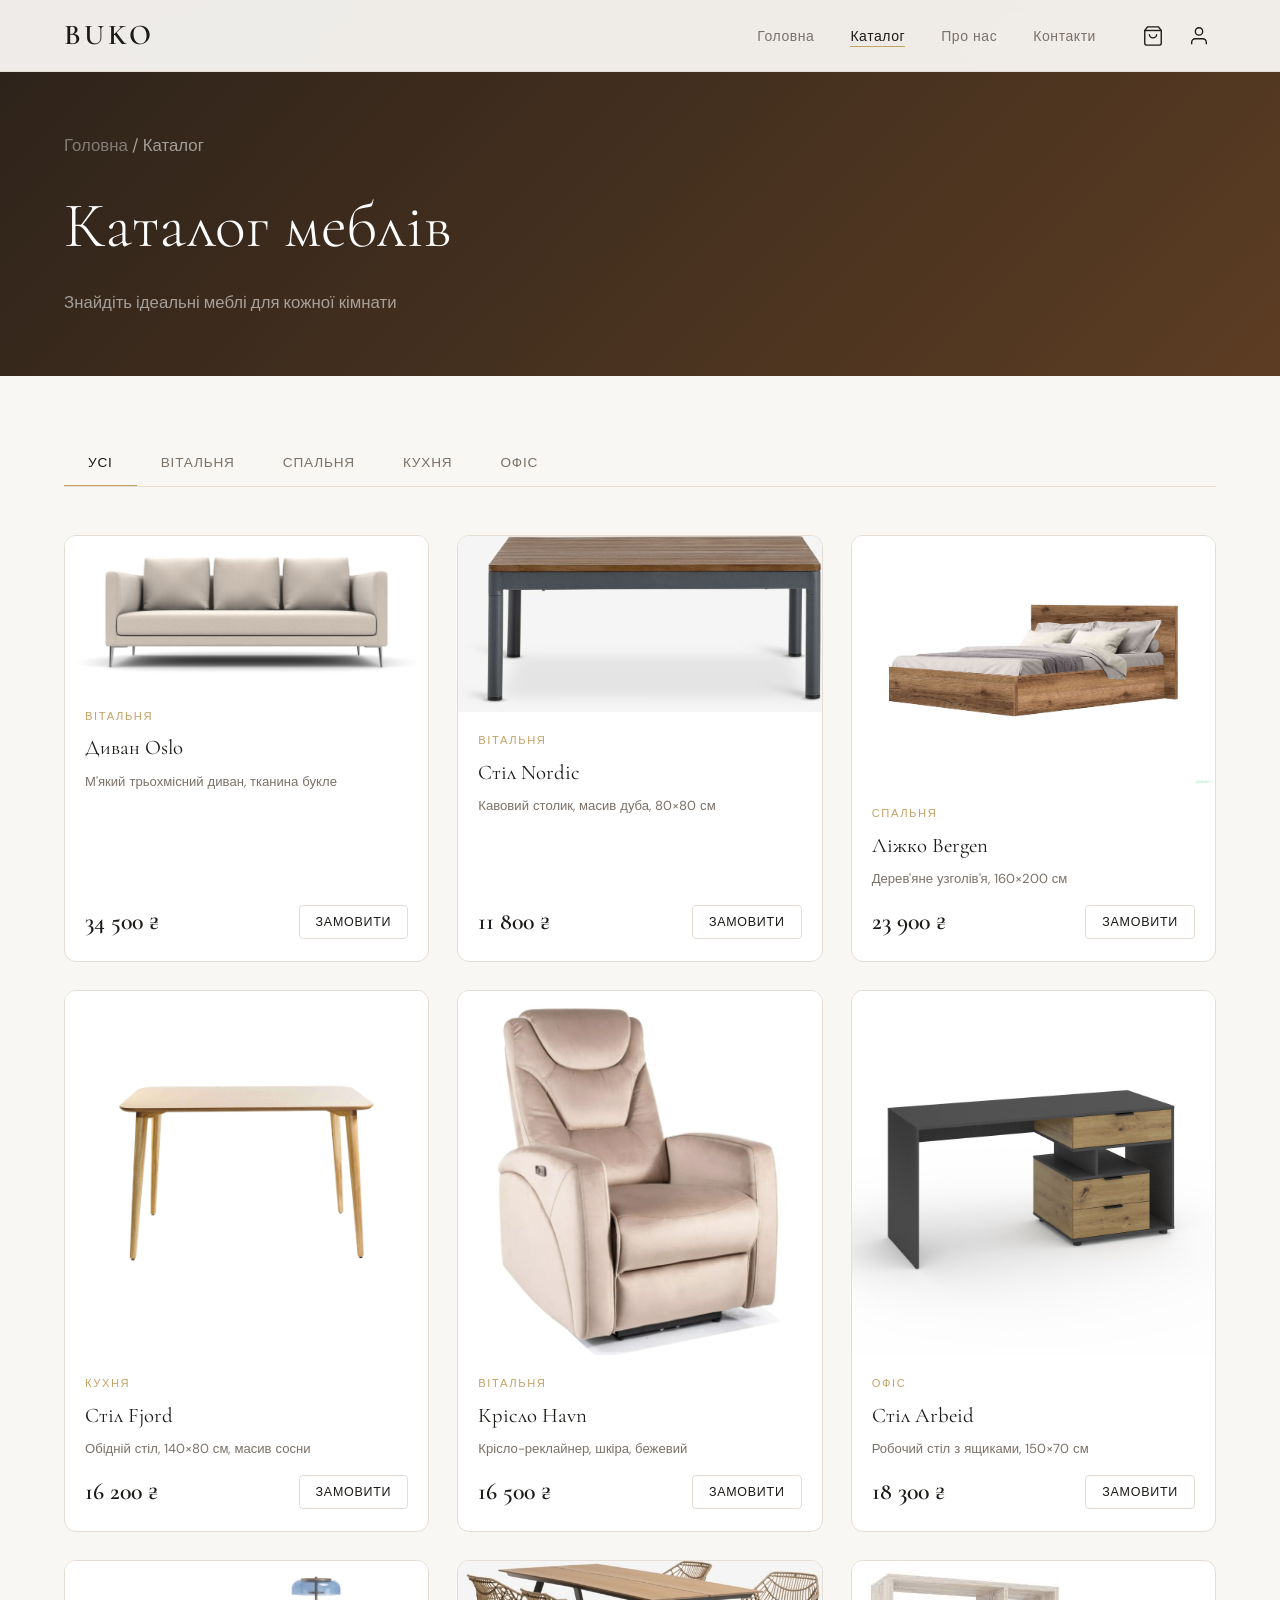
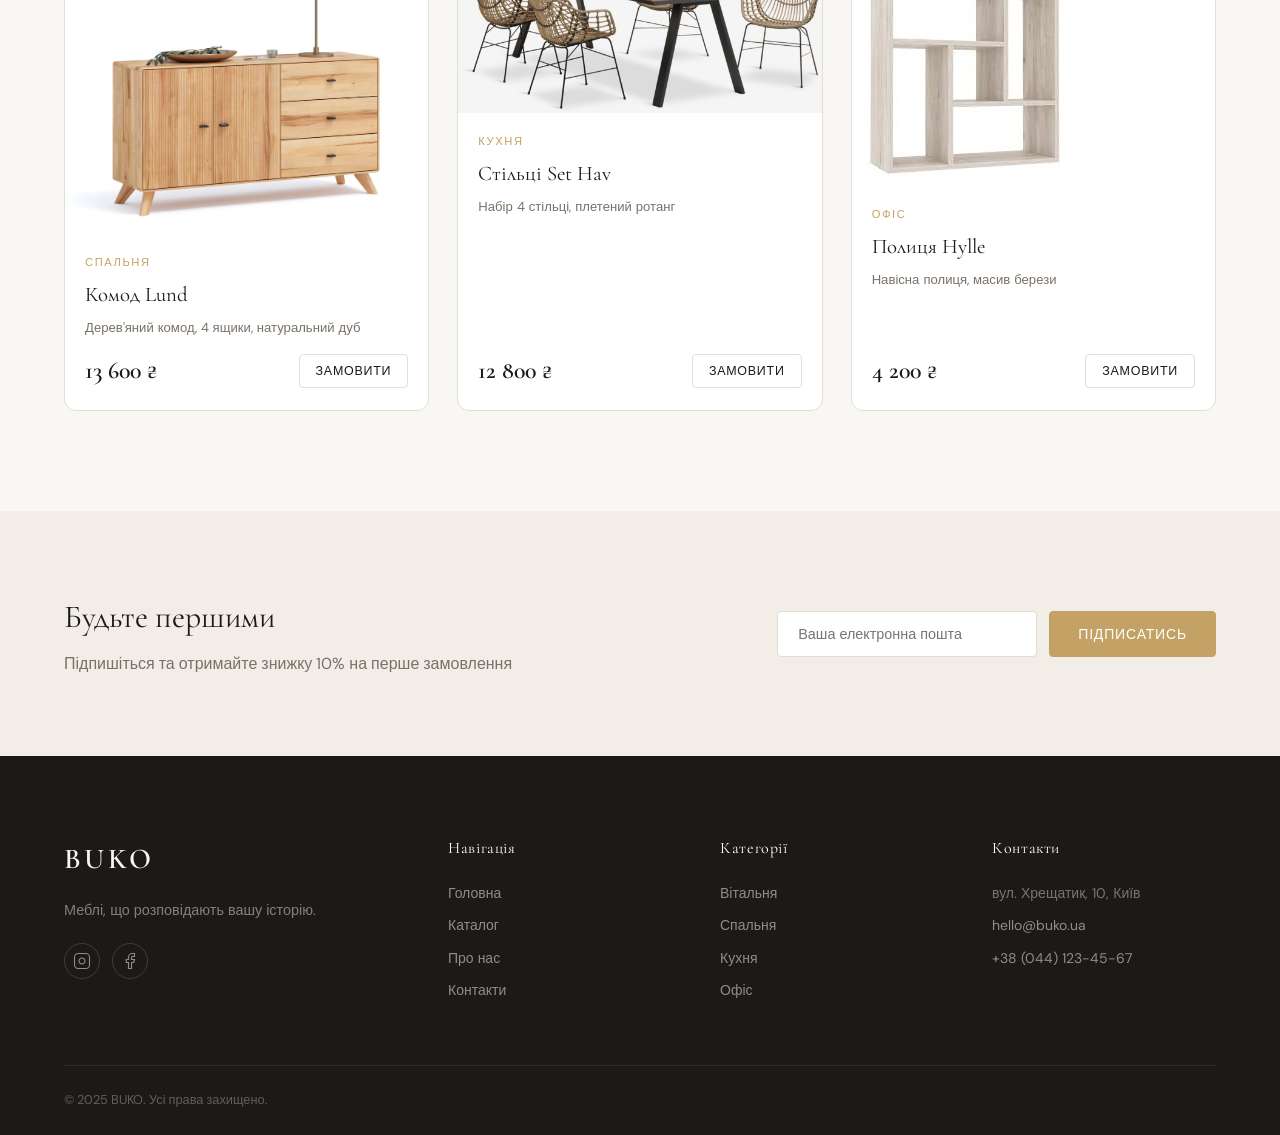
<file: products.html>
<!DOCTYPE html>
<html lang="uk">
<head>
  <meta charset="UTF-8">
  <meta http-equiv="X-UA-Compatible" content="IE=edge">
  <meta name="viewport" content="width=device-width, initial-scale=1, minimum-scale=1">
  <meta name="description" content="Каталог меблів BUKO — сучасні меблі для дому">
  <title>Каталог — BUKO Меблі</title>
  <link rel="preconnect" href="https://fonts.googleapis.com">
  <link rel="preconnect" href="https://fonts.gstatic.com" crossorigin>
  <link href="https://fonts.googleapis.com/css2?family=Cormorant+Garamond:ital,wght@0,300;0,400;0,600;1,300;1,400&family=DM+Sans:wght@300;400;500&display=swap" rel="stylesheet">
  <link rel="stylesheet" href="assets/css/style.css">
</head>
<body>

  <header class="header" id="header">
    <div class="header__inner">
      <a href="index.html" class="logo">BUKO</a>
      <nav class="nav" id="menuList">
        <ul class="nav__list">
          <li class="nav__item"><a href="index.html" class="nav__link">Головна</a></li>
          <li class="nav__item"><a href="products.html" class="nav__link nav__link--active">Каталог</a></li>
          <li class="nav__item"><a href="about.html" class="nav__link">Про нас</a></li>
          <li class="nav__item"><a href="contacts.html" class="nav__link">Контакти</a></li>
        </ul>
      </nav>
      <div class="header__actions">
        <button class="btn-icon" onclick="openCart()" title="Кошик" style="position:relative;">
          <svg width="22" height="22" viewBox="0 0 24 24" fill="none" stroke="currentColor" stroke-width="1.5"><path d="M6 2L3 6v14a2 2 0 002 2h14a2 2 0 002-2V6l-3-4z"/><line x1="3" y1="6" x2="21" y2="6"/><path d="M16 10a4 4 0 01-8 0"/></svg>
          <span id="cartBadge" style="display:none; position:absolute; top:-6px; right:-6px; background:#C4A265; color:#fff; font-size:0.65rem; font-weight:700; width:18px; height:18px; border-radius:50%; align-items:center; justify-content:center;">0</span>
        </button>
        <button class="btn-icon" id="account-btn" title="Особистий кабінет">
          <svg width="22" height="22" viewBox="0 0 24 24" fill="none" stroke="currentColor" stroke-width="1.5"><path d="M20 21v-2a4 4 0 00-4-4H8a4 4 0 00-4 4v2"/><circle cx="12" cy="7" r="4"/></svg>
        </button>
        <button class="burger" id="burgerIcons" aria-label="Меню">
          <span id="iconBars"><svg width="24" height="24" viewBox="0 0 24 24" fill="none" stroke="currentColor" stroke-width="1.5"><line x1="3" y1="6" x2="21" y2="6"/><line x1="3" y1="12" x2="21" y2="12"/><line x1="3" y1="18" x2="21" y2="18"/></svg></span>
          <span id="iconXmark" class="hide"><svg width="24" height="24" viewBox="0 0 24 24" fill="none" stroke="currentColor" stroke-width="1.5"><line x1="18" y1="6" x2="6" y2="18"/><line x1="6" y1="6" x2="18" y2="18"/></svg></span>
        </button>
      </div>
    </div>
  </header>

  <section class="page-hero page-hero--sm">
    <div class="page-hero__content">
      <p class="breadcrumb"><a href="index.html">Головна</a> / Каталог</p>
      <h1>Каталог меблів</h1>
      <p>Знайдіть ідеальні меблі для кожної кімнати</p>
    </div>
  </section>

  <section class="catalog-section">
    <div class="container">
      <div class="tabs" id="categoryTabs">
        <button class="tab tab--active" data-cat="all">Усі</button>
        <button class="tab" data-cat="living">Вітальня</button>
        <button class="tab" data-cat="bedroom">Спальня</button>
        <button class="tab" data-cat="kitchen">Кухня</button>
        <button class="tab" data-cat="office">Офіс</button>
      </div>

      <div class="products-grid" id="catalogList"></div>
    </div>
  </section>

  <section class="newsletter">
    <div class="container">
      <div class="newsletter__inner">
        <div class="newsletter__text">
          <h2>Будьте першими</h2>
          <p>Підпишіться та отримайте знижку 10% на перше замовлення</p>
        </div>
        <div class="newsletter__form">
          <input type="email" placeholder="Ваша електронна пошта" class="newsletter__input" id="newsletterEmail">
          <button class="btn btn--primary" onclick="subscribeNewsletter()">Підписатись</button>
        </div>
      </div>
    </div>
  </section>

  <footer class="footer">
    <div class="container">
      <div class="footer__grid">
        <div class="footer__brand">
          <a href="index.html" class="logo logo--light">BUKO</a>
          <p>Меблі, що розповідають вашу історію.</p>
          <div class="social-links">
            <a href="#" class="social-link"><svg width="18" height="18" viewBox="0 0 24 24" fill="none" stroke="currentColor" stroke-width="1.5"><rect x="2" y="2" width="20" height="20" rx="5"/><path d="M16 11.37A4 4 0 1112.63 8 4 4 0 0116 11.37z"/><line x1="17.5" y1="6.5" x2="17.51" y2="6.5"/></svg></a>
            <a href="#" class="social-link"><svg width="18" height="18" viewBox="0 0 24 24" fill="none" stroke="currentColor" stroke-width="1.5"><path d="M18 2h-3a5 5 0 00-5 5v3H7v4h3v8h4v-8h3l1-4h-4V7a1 1 0 011-1h3z"/></svg></a>
          </div>
        </div>
        <div class="footer__col"><h4>Навігація</h4><ul><li><a href="index.html">Головна</a></li><li><a href="products.html">Каталог</a></li><li><a href="about.html">Про нас</a></li><li><a href="contacts.html">Контакти</a></li></ul></div>
        <div class="footer__col"><h4>Категорії</h4><ul><li><a href="#">Вітальня</a></li><li><a href="#">Спальня</a></li><li><a href="#">Кухня</a></li><li><a href="#">Офіс</a></li></ul></div>
        <div class="footer__col"><h4>Контакти</h4><ul><li>вул. Хрещатик, 10, Київ</li><li><a href="mailto:hello@buko.ua">hello@buko.ua</a></li><li><a href="tel:+380441234567">+38 (044) 123-45-67</a></li></ul></div>
      </div>
      <div class="footer__bottom"><p>© 2025 BUKO. Усі права захищено.</p></div>
    </div>
  </footer>

  <button class="back-to-top" id="backToTop" onclick="scrollToTop()">
    <svg width="20" height="20" viewBox="0 0 24 24" fill="none" stroke="currentColor" stroke-width="2"><polyline points="18 15 12 9 6 15"/></svg>
  </button>

  <div class="modal-overlay" id="modalOverlay" onclick="closeModal(this)">
    <div class="modal" onclick="event.stopPropagation()">
      <button class="modal__close" onclick="closeModal()"><svg width="20" height="20" viewBox="0 0 24 24" fill="none" stroke="currentColor" stroke-width="1.5"><line x1="18" y1="6" x2="6" y2="18"/><line x1="6" y1="6" x2="18" y2="18"/></svg></button>
      <h2 class="modal__title">Замовити товар</h2>
      <p class="modal__sub">Залиште заявку і ми передзвонимо</p>
      <div class="modal__form">
        <div class="form-group"><label>Ім'я</label><input type="text" placeholder="Ваше ім'я" class="form-input"></div>
        <div class="form-group"><label>Телефон</label><input type="tel" placeholder="+38 (___) ___-__-__" class="form-input"></div>
        <div class="form-group"><label>Повідомлення</label><textarea placeholder="Назва товару або питання..." class="form-input form-textarea"></textarea></div>
        <button class="btn btn--primary btn--full" onclick="submitForm()">Надіслати</button>
      </div>
    </div>
  </div>
  <div class="modal-overlay" id="auth-modal">
    <div class="modal">
      <button class="modal__close" id="close-auth-btn">&times;</button>
      <h3 class="modal__title">Вхід до кабінету</h3>
      <p class="modal__sub">Введіть свої дані для авторизації на сайті BUKO</p>
      <form id="auth-form">
        <div class="form-group">
          <label for="auth-email">Електронна пошта</label>
          <input type="email" id="auth-email" class="form-input" placeholder="your@email.com" required>
        </div>
        <div class="form-group">
          <label for="auth-password">Пароль</label>
          <input type="password" id="auth-password" class="form-input" placeholder="••••••••" required>
        </div>
        <button type="submit" class="btn btn--primary btn--full">Увійти</button>
      </form>
    </div>
  </div>
  <div class="modal-overlay" id="cartOverlay" onclick="closeCart(this)">
  <div class="modal" onclick="event.stopPropagation()">
    <button class="modal__close" onclick="closeCart()">
      <svg width="20" height="20" viewBox="0 0 24 24" fill="none" stroke="currentColor" stroke-width="1.5"><line x1="18" y1="6" x2="6" y2="18"/><line x1="6" y1="6" x2="18" y2="18"/></svg>
    </button>
    <h2 class="modal__title">Ваші товари</h2>
    <div class="cart-list" id="cartList"></div>
    <div class="cart-footer">
      <div class="cart-total">
        <span>Загальна сума:</span>
        <strong id="cartTotal">0 ₴</strong>
      </div>
      <button class="btn btn--primary btn--full" onclick="checkoutCart()">ЗАМОВИТИ</button>
    </div>
  </div>
</div>

  <script src="assets/js/main.js"></script>
  <script>
    document.querySelectorAll('.tab').forEach(tab => {
      tab.addEventListener('click', () => {
        document.querySelectorAll('.tab').forEach(t => t.classList.remove('tab--active'));
        tab.classList.add('tab--active');
        const cat = tab.dataset.cat;
        filterProducts(cat);
      });
    });

    function filterProducts(cat) {
      const cards = document.querySelectorAll('.product-card');
      cards.forEach(card => {
        if (cat === 'all' || card.dataset.cat === cat) {
          card.style.display = '';
          setTimeout(() => card.style.opacity = '1', 10);
        } else {
          card.style.opacity = '0';
          setTimeout(() => card.style.display = 'none', 300);
        }
      });
    }
  </script>
</body>
</html>
</file>
<file: assets/css/style.css>
*, *::before, *::after { box-sizing: border-box; margin: 0; padding: 0; }

:root {
  --bg: #F9F7F4;
  --bg-alt: #F2EDE7;
  --bg-dark: #1C1A17;
  --text: #1C1A17;
  --text-muted: #7A7168;
  --accent: #C4A265;
  --accent-dark: #A8864D;
  --white: #FFFFFF;
  --border: #E4DDD5;
  --font-display: 'Cormorant Garamond', Georgia, serif;
  --font-body: 'DM Sans', sans-serif;
  --radius: 4px;
  --radius-lg: 12px;
  --shadow: 0 4px 24px rgba(28,26,23,0.08);
  --shadow-lg: 0 12px 48px rgba(28,26,23,0.14);
  --transition: 0.3s ease;
  --header-h: 72px;
}

html { scroll-behavior: smooth; font-size: 16px; }

body {
  font-family: var(--font-body);
  background: var(--bg);
  color: var(--text);
  line-height: 1.6;
  -webkit-font-smoothing: antialiased;
}

img { max-width: 100%; display: block; }
a { text-decoration: none; color: inherit; transition: color var(--transition); }
ul { list-style: none; }

.container {
  max-width: 1200px;
  margin: 0 auto;
  padding: 0 24px;
}

.header {
  position: fixed;
  top: 0; left: 0; right: 0;
  z-index: 100;
  height: var(--header-h);
  background: rgba(249,247,244,0.95);
  -webkit-backdrop-filter: blur(12px);
  backdrop-filter: blur(12px);
  border-bottom: 1px solid var(--border);
  transition: box-shadow var(--transition);
}
.header.scrolled { box-shadow: var(--shadow); }

.header__inner {
  max-width: 1200px;
  margin: 0 auto;
  padding: 0 24px;
  height: 100%;
  display: flex;
  align-items: center;
  gap: 40px;
}

.logo {
  font-family: var(--font-display);
  font-size: 1.8rem;
  font-weight: 600;
  letter-spacing: 0.12em;
  color: var(--text);
  flex-shrink: 0;
}
.logo--light { color: var(--bg); }

.nav { margin-left: auto; }
.nav__list { display: flex; gap: 36px; }
.nav__link {
  font-size: 0.875rem;
  font-weight: 400;
  letter-spacing: 0.04em;
  color: var(--text-muted);
  transition: color var(--transition);
  position: relative;
}
.nav__link::after {
  content: '';
  position: absolute;
  bottom: -2px; left: 0; right: 0;
  height: 1px;
  background: var(--accent);
  transform: scaleX(0);
  transition: transform var(--transition);
}
.nav__link:hover, .nav__link--active { color: var(--text); }
.nav__link--active::after, .nav__link:hover::after { transform: scaleX(1); }

.header__actions { display: flex; align-items: center; gap: 12px; }

.btn-icon {
  background: none;
  border: none;
  cursor: pointer;
  color: var(--text);
  padding: 6px;
  display: flex;
  align-items: center;
  justify-content: center;
  border-radius: var(--radius);
  transition: color var(--transition);
}
.btn-icon:hover { color: var(--accent); }

.burger {
  display: none;
  background: none;
  border: none;
  cursor: pointer;
  color: var(--text);
  padding: 4px;
}

.hide { display: none !important; }

.btn {
  display: inline-flex;
  align-items: center;
  gap: 8px;
  padding: 13px 28px;
  font-family: var(--font-body);
  font-size: 0.875rem;
  font-weight: 500;
  letter-spacing: 0.06em;
  border-radius: var(--radius);
  border: 1.5px solid transparent;
  cursor: pointer;
  transition: all var(--transition);
  text-transform: uppercase;
}
.btn--primary {
  background: var(--accent);
  color: var(--white);
  border-color: var(--accent);
}
.btn--primary:hover {
  background: var(--accent-dark);
  border-color: var(--accent-dark);
  transform: translateY(-1px);
  box-shadow: 0 4px 16px rgba(196,162,101,0.35);
}
.btn--ghost {
  background: transparent;
  color: var(--white);
  border-color: rgba(255,255,255,0.5);
}
.btn--ghost:hover {
  background: rgba(255,255,255,0.12);
  border-color: var(--white);
}
.btn--outline {
  background: transparent;
  color: var(--text);
  border-color: var(--border);
}
.btn--outline:hover {
  border-color: var(--accent);
  color: var(--accent);
}
.btn--full { width: 100%; justify-content: center; }

.section-header { text-align: center; margin-bottom: 56px; }
.section-label {
  font-size: 0.75rem;
  letter-spacing: 0.16em;
  text-transform: uppercase;
  color: var(--accent);
  font-weight: 500;
  margin-bottom: 12px;
}
.section-title {
  font-family: var(--font-display);
  font-size: clamp(2rem, 4vw, 3rem);
  font-weight: 400;
  line-height: 1.15;
  color: var(--text);
}
.section-title em { font-style: italic; color: var(--accent); }
.section-desc { margin-top: 16px; color: var(--text-muted); font-size: 1.05rem; }
.section-footer { text-align: center; margin-top: 56px; }

.hero {
  position: relative;
  height: 100vh;
  min-height: 600px;
  display: flex;
  align-items: center;
  overflow: hidden;
}

.hero__bg {
  position: absolute;
  inset: 0;
  background: linear-gradient(105deg,
    #1e1410 0%, #2d1e14 15%, #4a2e1a 30%,
    #7a5530 50%, #a87840 68%, #c49a55 82%, #d4aa65 100%
  );
}

.hero__overlay {
  position: absolute;
  inset: 0;
  background: linear-gradient(to right, rgba(28,26,23,0.75) 0%, rgba(28,26,23,0.2) 70%, transparent 100%);
}

.hero__content {
  position: relative;
  z-index: 2;
  max-width: 1200px;
  margin: 0 auto;
  padding: 0 24px;
  padding-top: var(--header-h);
}

.hero__sub {
  font-size: 0.8rem;
  letter-spacing: 0.2em;
  text-transform: uppercase;
  color: var(--accent);
  margin-bottom: 20px;
}

.hero__title {
  font-family: var(--font-display);
  font-size: clamp(3rem, 7vw, 5.5rem);
  font-weight: 300;
  line-height: 1.08;
  color: var(--white);
  margin-bottom: 24px;
}
.hero__title em { font-style: italic; color: var(--accent); }

.hero__desc {
  font-size: 1.05rem;
  color: rgba(255,255,255,0.75);
  margin-bottom: 40px;
  line-height: 1.7;
}

.hero__btns { display: flex; gap: 16px; flex-wrap: wrap; }

.hero__scroll {
  position: absolute;
  bottom: 40px;
  left: 50%;
  transform: translateX(-50%);
  text-align: center;
  color: rgba(255,255,255,0.5);
  font-size: 0.7rem;
  letter-spacing: 0.12em;
  text-transform: uppercase;
}
.scroll-line {
  width: 1px;
  height: 48px;
  background: linear-gradient(to bottom, rgba(255,255,255,0.4), transparent);
  margin: 8px auto 0;
  animation: scrollPulse 2s ease-in-out infinite;
}
@keyframes scrollPulse {
  0%, 100% { opacity: 0.4; transform: scaleY(1); }
  50% { opacity: 1; transform: scaleY(1.1); }
}

.animate-fade-up {
  opacity: 0;
  transform: translateY(24px);
  animation: fadeUp 0.7s ease forwards;
}
.hero__sub.animate-fade-up { animation-delay: 0.1s; }
.hero__title.animate-fade-up { animation-delay: 0.25s; }
.hero__desc.animate-fade-up { animation-delay: 0.4s; }
.hero__btns.animate-fade-up { animation-delay: 0.55s; }

@keyframes fadeUp {
  to { opacity: 1; transform: translateY(0); }
}

.features {
  padding: 80px 0;
  background: var(--white);
  border-bottom: 1px solid var(--border);
}
.features__grid {
  display: grid;
  grid-template-columns: repeat(3, 1fr);
  gap: 2px;
  background: var(--border);
}
.feature-card {
  background: var(--white);
  padding: 48px 40px;
}
.feature-card__icon {
  color: var(--accent);
  margin-bottom: 20px;
}
.feature-card h3 {
  font-family: var(--font-display);
  font-size: 1.3rem;
  font-weight: 400;
  margin-bottom: 12px;
}
.feature-card p { color: var(--text-muted); font-size: 0.9rem; line-height: 1.7; }

.products-section { padding: 100px 0; }
.products-grid {
  display: grid;
  grid-template-columns: repeat(3, 1fr);
  gap: 28px;
}
.product-card {
  background: var(--white);
  border: 1px solid var(--border);
  border-radius: var(--radius-lg);
  overflow: hidden;
  transition: transform var(--transition), box-shadow var(--transition), opacity var(--transition);
  cursor: pointer;
  display: flex;
  flex-direction: column;
}
.product-card:hover {
  transform: translateY(-4px);
  box-shadow: var(--shadow-lg);
}
.product-card__img {
  aspect-ratio: 4/3;
  overflow: hidden;
  background: var(--bg-alt);
  position: relative;
}
.product-card__visual {
  width: 100%;
  height: 100%;
  display: flex;
  align-items: center;
  justify-content: center;
  transition: transform var(--transition);
}
.product-card:hover .product-card__visual { transform: scale(1.04); }
.product-card__body {
  padding: 20px;
  display: flex;
  flex-direction: column;
  flex: 1;
}
.product-card__cat {
  font-size: 0.7rem;
  letter-spacing: 0.14em;
  text-transform: uppercase;
  color: var(--accent);
  margin-bottom: 6px;
}
.product-card__name {
  font-family: var(--font-display);
  font-size: 1.3rem;
  font-weight: 400;
  margin-bottom: 6px;
}
.product-card__desc {
  font-size: 0.82rem;
  color: var(--text-muted);
  margin-bottom: 14px;
  flex: 1;
}
.product-card__footer { display: flex; align-items: center; justify-content: space-between; }
.product-card__price {
  font-family: var(--font-display);
  font-size: 1.5rem;
  font-weight: 600;
  color: var(--text);
}
.product-card__btn {
  background: none;
  border: 1.5px solid var(--border);
  padding: 8px 16px;
  font-size: 0.78rem;
  font-family: var(--font-body);
  letter-spacing: 0.06em;
  text-transform: uppercase;
  cursor: pointer;
  border-radius: var(--radius);
  color: var(--text);
  transition: all var(--transition);
}
.product-card__btn:hover {
  background: var(--accent);
  border-color: var(--accent);
  color: var(--white);
}

.banner { background: linear-gradient(105deg,
    #1e1410 0%, #2d1e14 20%, #4a2e1a 50%,
    #7a5530 80%, #a87840 100%
  ); }
.banner__inner {
  padding: 64px 16px 56px;
  display: flex;
  flex-direction: column;
  position: relative;
  min-height: 380px;
}
.banner__label { font-size: 1.6rem; color: var(--accent); margin-bottom: 14px; }
.banner__title {
  font-family: var(--font-display);
  font-size: 2.6rem;
  font-weight: 300;
  color: var(--white);
  margin-bottom: 40px;
  line-height: 1.15;
  max-width: 600px;
}
.banner__desc { display: none; }
.countdown { display: flex; gap: 32px; margin-bottom: 40px; flex-wrap: wrap; }
.countdown__item { text-align: center; }
.countdown__num {
  display: block;
  font-family: var(--font-display);
  font-size: 4rem;
  font-weight: 400;
  color: var(--accent);
  line-height: 1;
  min-width: 72px;
}
.countdown__label {
  font-size: 0.6rem;
  letter-spacing: 0.2em;
  text-transform: uppercase;
  color: rgba(255,255,255,0.35);
  margin-top: 8px;
  display: block;
}
.banner__inner .btn--primary {
  width: auto;
  align-self: flex-start;
  padding: 16px 36px;
  font-size: 0.85rem;
  letter-spacing: 0.1em;
  text-transform: uppercase;
}

.banner__visual {
  position: absolute;
  right: 24px;
  bottom: 80px;
  font-size: 7rem;
  line-height: 1;
  filter: drop-shadow(0 8px 28px rgba(0,0,0,0.6));
  pointer-events: none;
  user-select: none;
}
.banner__shape { display: none; }

.testimonials { padding: 100px 0; background: var(--white); }
.testimonials__slider {
  position: relative;
  display: flex;
  align-items: center;
  gap: 24px;
  max-width: 700px;
  margin: 0 auto;
}
.testimonials__track { flex: 1; position: relative; }
.testimonial {
  display: none;
  text-align: center;
  padding: 48px;
  border: 1px solid var(--border);
  border-radius: var(--radius-lg);
  background: var(--bg);
  animation: fadeSlide 0.4s ease;
}
.testimonial.active { display: block; }
@keyframes fadeSlide {
  from { opacity: 0; transform: translateX(20px); }
  to { opacity: 1; transform: translateX(0); }
}
.testimonial__avatar {
  width: 64px; height: 64px;
  border-radius: 50%;
  background: var(--accent);
  color: var(--white);
  font-family: var(--font-display);
  font-size: 1.1rem;
  display: flex;
  align-items: center;
  justify-content: center;
  margin: 0 auto 20px;
}
.testimonial__text {
  font-size: 1rem;
  color: var(--text-muted);
  line-height: 1.8;
  margin-bottom: 24px;
  font-style: italic;
}
.testimonial__name { display: block; font-weight: 500; margin-bottom: 4px; }
.testimonial__city { font-size: 0.85rem; color: var(--text-muted); }

.slider-btn {
  background: var(--bg);
  border: 1.5px solid var(--border);
  width: 44px; height: 44px;
  border-radius: 50%;
  cursor: pointer;
  display: flex;
  align-items: center;
  justify-content: center;
  color: var(--text);
  flex-shrink: 0;
  transition: all var(--transition);
}
.slider-btn:hover { border-color: var(--accent); color: var(--accent); }

.newsletter { padding: 80px 0; background: var(--bg-alt); }
.newsletter__inner {
  display: flex;
  align-items: center;
  justify-content: space-between;
  gap: 48px;
  flex-wrap: wrap;
}
.newsletter__text h2 {
  font-family: var(--font-display);
  font-size: 2rem;
  font-weight: 400;
  margin-bottom: 8px;
}
.newsletter__text p { color: var(--text-muted); }
.newsletter__form { display: flex; gap: 12px; flex-wrap: wrap; }
.newsletter__input {
  padding: 13px 20px;
  border: 1.5px solid var(--border);
  border-radius: var(--radius);
  background: var(--white);
  font-family: var(--font-body);
  font-size: 0.9rem;
  outline: none;
  min-width: 260px;
  transition: border-color var(--transition);
}
.newsletter__input:focus { border-color: var(--accent); }

.footer {
  background: var(--bg-dark);
  color: rgba(255,255,255,0.65);
  padding: 80px 0 0;
}
.footer__grid {
  display: grid;
  grid-template-columns: 1.5fr 1fr 1fr 1fr;
  gap: 48px;
  padding-bottom: 64px;
  border-bottom: 1px solid rgba(255,255,255,0.08);
}
.footer__brand p { font-size: 0.9rem; line-height: 1.7; margin-top: 16px; color: rgba(255,255,255,0.45); }
.footer__col h4 {
  font-family: var(--font-display);
  font-size: 1rem;
  font-weight: 400;
  color: var(--white);
  margin-bottom: 20px;
  letter-spacing: 0.04em;
}
.footer__col ul { display: flex; flex-direction: column; gap: 10px; }
.footer__col li { font-size: 0.875rem; }
.footer__col a { color: rgba(255,255,255,0.5); transition: color var(--transition); }
.footer__col a:hover { color: var(--accent); }
.footer__col li:not(:has(a)) { color: rgba(255,255,255,0.4); }

.social-links { display: flex; gap: 12px; margin-top: 20px; }
.social-link {
  width: 36px; height: 36px;
  border: 1px solid rgba(255,255,255,0.15);
  border-radius: 50%;
  display: flex;
  align-items: center;
  justify-content: center;
  color: rgba(255,255,255,0.5);
  transition: all var(--transition);
}
.social-link:hover { border-color: var(--accent); color: var(--accent); }

.footer__bottom {
  padding: 24px 0;
  display: flex;
  align-items: center;
  justify-content: space-between;
  flex-wrap: wrap;
  gap: 12px;
}
.footer__bottom p { font-size: 0.8rem; color: rgba(255,255,255,0.3); }
.footer__links { display: flex; gap: 24px; }
.footer__links a { font-size: 0.8rem; color: rgba(255,255,255,0.3); transition: color var(--transition); }
.footer__links a:hover { color: rgba(255,255,255,0.6); }

.back-to-top {
  position: fixed;
  bottom: 32px; right: 32px;
  width: 48px; height: 48px;
  background: var(--bg-dark);
  color: var(--white);
  border: none;
  border-radius: 50%;
  cursor: pointer;
  display: flex;
  align-items: center;
  justify-content: center;
  box-shadow: var(--shadow-lg);
  opacity: 0;
  pointer-events: none;
  transition: opacity var(--transition), transform var(--transition);
  z-index: 50;
}
.back-to-top.visible {
  opacity: 1;
  pointer-events: all;
}
.back-to-top:hover { transform: translateY(-3px); }

.modal-overlay {
  position: fixed;
  inset: 0;
  background: rgba(28,26,23,0.6);
  -webkit-backdrop-filter: blur(4px);
  backdrop-filter: blur(4px);
  z-index: 200;
  display: flex;
  align-items: center;
  justify-content: center;
  padding: 24px;
  opacity: 0;
  pointer-events: none;
  transition: opacity var(--transition);
}
.modal-overlay.open {
  opacity: 1;
  pointer-events: all;
}
.modal {
  background: var(--white);
  border-radius: var(--radius-lg);
  padding: 48px;
  width: 100%;
  max-width: 480px;
  position: relative;
  transform: translateY(20px);
  transition: transform var(--transition);
}
.modal-overlay.open .modal { transform: translateY(0); }
.modal__close {
  position: absolute;
  top: 16px; right: 16px;
  background: none;
  border: none;
  cursor: pointer;
  color: var(--text-muted);
  padding: 4px;
  border-radius: var(--radius);
  transition: color var(--transition);
}
.modal__close:hover { color: var(--text); }
.modal__title {
  font-family: var(--font-display);
  font-size: 1.8rem;
  font-weight: 400;
  margin-bottom: 8px;
}
.modal__sub { color: var(--text-muted); font-size: 0.9rem; margin-bottom: 32px; }

.form-group { margin-bottom: 20px; }
.form-group label {
  display: block;
  font-size: 0.8rem;
  font-weight: 500;
  letter-spacing: 0.06em;
  text-transform: uppercase;
  color: var(--text-muted);
  margin-bottom: 8px;
}
.form-input {
  width: 100%;
  padding: 13px 16px;
  border: 1.5px solid var(--border);
  border-radius: var(--radius);
  background: var(--bg);
  font-family: var(--font-body);
  font-size: 0.9rem;
  color: var(--text);
  outline: none;
  transition: border-color var(--transition);
  -webkit-appearance: none;
  appearance: none;
}
.form-input:focus { border-color: var(--accent); background: var(--white); }
.form-textarea { min-height: 120px; resize: vertical; }
.form-select { cursor: pointer; }

.form-row { display: grid; grid-template-columns: 1fr 1fr; gap: 16px; }

.page-hero {
  background: linear-gradient(135deg, #2C221A, #5C3D23);
  padding: calc(var(--header-h) + 60px) 0 60px;
}
.page-hero--sm { min-height: 280px; }
.page-hero__content {
  max-width: 1200px;
  margin: 0 auto;
  padding: 0 24px;
}
.breadcrumb { font-size: 0.8rem; color: rgba(255,255,255,0.4); margin-bottom: 16px; }
.breadcrumb a { color: rgba(255,255,255,0.4); }
.breadcrumb a:hover { color: var(--accent); }
.page-hero h1 {
  font-family: var(--font-display);
  font-size: clamp(2.5rem, 5vw, 4rem);
  font-weight: 300;
  color: var(--white);
  margin-bottom: 12px;
}
.page-hero p { color: rgba(255,255,255,0.55); font-size: 1.05rem; }

.catalog-section { padding: 64px 0 100px; }

.tabs {
  display: flex;
  gap: 0;
  margin-bottom: 48px;
  border-bottom: 1px solid var(--border);
  overflow-x: auto;
}
.tab {
  padding: 14px 24px;
  background: none;
  border: none;
  border-bottom: 2px solid transparent;
  margin-bottom: -1px;
  font-family: var(--font-body);
  font-size: 0.85rem;
  letter-spacing: 0.06em;
  text-transform: uppercase;
  color: var(--text-muted);
  cursor: pointer;
  transition: all var(--transition);
  white-space: nowrap;
}
.tab:hover { color: var(--text); }
.tab--active { color: var(--text); border-bottom-color: var(--accent); }

.about-intro { padding: 100px 0; }
.about-intro__grid { display: grid; grid-template-columns: 1fr 1fr; gap: 80px; align-items: center; }
.about-intro__text .section-title { text-align: left; }
.about-intro__text .section-label { margin-bottom: 12px; }
.about-intro__text p { color: var(--text-muted); line-height: 1.8; margin-bottom: 16px; }

.about-stats { display: flex; gap: 40px; margin-top: 40px; padding-top: 40px; border-top: 1px solid var(--border); }
.stat strong {
  display: block;
  font-family: var(--font-display);
  font-size: 2rem;
  font-weight: 600;
  color: var(--accent);
  line-height: 1;
}
.stat span { font-size: 0.8rem; color: var(--text-muted); letter-spacing: 0.04em; margin-top: 4px; display: block; }

.about-img-block { position: relative; height: 480px; }
.about-img {
  position: absolute;
  border-radius: var(--radius-lg);
  overflow: hidden;
}
.about-img--1 {
  top: 0; left: 0;
  width: 72%; height: 72%;
  background: linear-gradient(135deg, #6b4c30, #c4a265);
}
.about-img--1::after { content: '🛋️'; position: absolute; top: 50%; left: 50%; transform: translate(-50%,-50%); font-size: 5rem; opacity: 0.4; }
.about-img--2 {
  bottom: 0; right: 0;
  width: 58%; height: 55%;
  background: linear-gradient(135deg, #3d2b1f, #8b6840);
}
.about-img--2::after { content: '🪑'; position: absolute; top: 50%; left: 50%; transform: translate(-50%,-50%); font-size: 4rem; opacity: 0.4; }

.values { padding: 80px 0; background: var(--bg-alt); }
.values__grid {
  display: grid;
  grid-template-columns: repeat(4, 1fr);
  gap: 24px;
}
.value-card { background: var(--white); padding: 36px 28px; border-radius: var(--radius-lg); }
.value-card__num {
  font-family: var(--font-display);
  font-size: 2.5rem;
  font-weight: 300;
  color: var(--accent);
  opacity: 0.4;
  line-height: 1;
  margin-bottom: 16px;
}
.value-card h3 { font-family: var(--font-display); font-size: 1.2rem; font-weight: 400; margin-bottom: 12px; }
.value-card p { font-size: 0.875rem; color: var(--text-muted); line-height: 1.7; }

.team { padding: 100px 0; }
.team__grid { display: grid; grid-template-columns: repeat(3, 1fr); gap: 28px; }
.team-card { text-align: center; padding: 40px 24px; border: 1px solid var(--border); border-radius: var(--radius-lg); }
.team-card__avatar {
  width: 80px; height: 80px;
  border-radius: 50%;
  background: linear-gradient(135deg, var(--accent), var(--accent-dark));
  color: var(--white);
  font-family: var(--font-display);
  font-size: 1.4rem;
  display: flex;
  align-items: center;
  justify-content: center;
  margin: 0 auto 20px;
}
.team-card h3 { font-family: var(--font-display); font-size: 1.3rem; font-weight: 400; margin-bottom: 6px; }
.team-card p { font-size: 0.875rem; color: var(--text-muted); }

.contacts-section { padding: 80px 0; }
.contacts__grid { display: grid; grid-template-columns: 1.2fr 1fr; gap: 80px; align-items: start; }
.contact-form-block h2, .contact-info-block h2 { font-family: var(--font-display); font-size: 2rem; font-weight: 400; margin-bottom: 8px; }
.contact-form-block > p, .contact-info-block > p { color: var(--text-muted); margin-bottom: 32px; }
.contact-form { margin-top: 32px; }

.contact-items { display: flex; flex-direction: column; gap: 24px; margin: 32px 0 32px; }
.contact-item { display: flex; gap: 16px; align-items: flex-start; }
.contact-item__icon {
  width: 40px; height: 40px;
  background: var(--bg-alt);
  border-radius: 50%;
  display: flex;
  align-items: center;
  justify-content: center;
  color: var(--accent);
  flex-shrink: 0;
}
.contact-item strong { display: block; margin-bottom: 4px; font-size: 0.85rem; letter-spacing: 0.04em; }
.contact-item p, .contact-item a { font-size: 0.9rem; color: var(--text-muted); }
.contact-item a:hover { color: var(--accent); }

.map-placeholder {
  height: 220px;
  background: var(--bg-alt);
  border-radius: var(--radius-lg);
  display: flex;
  align-items: center;
  justify-content: center;
  border: 1px solid var(--border);
  margin-top: 8px;
}
.map-placeholder__inner { text-align: center; color: var(--text-muted); }
.map-placeholder__inner svg { margin: 0 auto 8px; opacity: 0.4; }
.map-placeholder__inner p { font-size: 0.85rem; }

.reveal {
  opacity: 0;
  transform: translateY(32px);
  transition: opacity 0.65s ease, transform 0.65s ease;
}
.reveal.visible {
  opacity: 1;
  transform: translateY(0);
}

.product-card__old-price {
  font-size: 0.82rem;
  color: var(--text-muted);
  text-decoration: line-through;
  display: block;
}
.product-card__price--sale { color: #C4A265; }
.product-card__badge {
  position: absolute; top: 12px; left: 12px;
  background: #C4A265; color: #fff;
  font-size: 0.72rem; font-weight: 700;
  padding: 4px 10px; border-radius: 4px;
  text-transform: uppercase; z-index: 2;
}

.cart-list {
  display: grid;
  grid-template-columns: 1fr 1fr;
  gap: 12px;
  margin: 20px 0;
  max-height: 320px;
  overflow-y: auto;
}
.cart-item {
  display: flex;
  flex-direction: column;
  align-items: center;
  gap: 8px;
  padding: 16px 12px;
  border: 1px solid var(--border);
  border-radius: var(--radius-lg);
  text-align: center;
  position: relative;
}
.cart-item__emoji { font-size: 2.5rem; }
.cart-item__info { display: flex; flex-direction: column; gap: 3px; }
.cart-item__name { font-size: 0.82rem; font-weight: 500; }
.cart-item__price { font-family: var(--font-display); font-size: 1.1rem; color: var(--accent); }
.cart-item__qty {
  display: flex;
  align-items: center;
  gap: 8px;
  font-size: 0.9rem;
}
.cart-item__qty button {
  width: 24px; height: 24px;
  border: 1px solid var(--border);
  background: none;
  border-radius: 50%;
  cursor: pointer;
  font-size: 1rem;
  display: flex; align-items: center; justify-content: center;
  transition: all var(--transition);
}
.cart-item__qty button:hover { background: var(--accent); color: #fff; border-color: var(--accent); }
.cart-item__remove {
  position: absolute;
  top: 6px; right: 6px;
  background: none;
  border: none;
  font-size: 0.7rem;
  color: var(--text-muted);
  cursor: pointer;
  padding: 2px 4px;
}
.cart-item__remove:hover { color: var(--text); }
.cart-empty { text-align: center; color: var(--text-muted); padding: 40px 0; font-size: 0.9rem; }
.cart-footer { border-top: 1px solid var(--border); padding-top: 16px; }
.cart-total {
  display: flex;
  justify-content: space-between;
  align-items: center;
  margin-bottom: 16px;
  font-size: 0.9rem;
}
.cart-total strong { font-family: var(--font-display); font-size: 1.4rem; color: var(--accent); }

.product-card__emoji {
  display: flex;
  align-items: center;
  justify-content: center;
  width: 100%;
  height: 200px;     
  overflow: hidden;    
  border-radius: 8px;   
  margin-bottom: 15px;
  background: #fdfcfb;  
}

.product-card__img {
  width: 100%;
  height: 100%;
  object-fit: contain;  
  padding: 10px;        
  transition: transform var(--transition);
}

.product-card:hover .product-card__img {
  transform: scale(1.05);
}

.cart-item__img {
  width: 80px;
  height: 60px;
  object-fit: cover;
  border-radius: var(--radius);
}

@media (max-width: 1024px) {
  .products-grid { grid-template-columns: repeat(2, 1fr); }
  .features__grid { grid-template-columns: 1fr; gap: 1px; }
  .footer__grid { grid-template-columns: 1fr 1fr; gap: 32px; }
  .values__grid { grid-template-columns: repeat(2, 1fr); }
  .contacts__grid { grid-template-columns: 1fr; gap: 48px; }
  .about-intro__grid { grid-template-columns: 1fr; }
  .about-img-block { height: 300px; }
}

@media (max-width: 768px) {
  .nav {
    position: fixed;
    top: var(--header-h);
    left: 0; right: 0;
    background: var(--bg);
    border-bottom: 1px solid var(--border);
    height: 0;
    overflow: hidden;
    transition: height var(--transition);
  }
  .nav:not(.menu-close) {
  }
  .nav.open {
    height: auto;
    padding: 20px 0;
  }
  .nav__list { flex-direction: column; gap: 0; padding: 0 24px; }
  .nav__item { border-bottom: 1px solid var(--border); }
  .nav__link { display: block; padding: 14px 0; font-size: 1rem; }
  .nav__link::after { display: none; }

  .burger { display: flex; }

  .hero__title { font-size: clamp(2.5rem, 8vw, 3.5rem); }
  .hero__btns { flex-direction: column; align-items: flex-start; }

  .products-grid { grid-template-columns: 1fr; }
  .team__grid { grid-template-columns: 1fr; }
  .values__grid { grid-template-columns: 1fr; }
  .banner__inner { grid-template-columns: 1fr; }
  .banner__visual { display: none; }
  .footer__grid { grid-template-columns: 1fr 1fr; }
  .newsletter__inner { flex-direction: column; }
  .newsletter__form { width: 100%; }
  .newsletter__input { min-width: auto; width: 100%; }
  .about-stats { flex-wrap: wrap; gap: 24px; }
  .form-row { grid-template-columns: 1fr; }
}

@media (max-width: 480px) {
  .footer__grid { grid-template-columns: 1fr; }
  .modal { padding: 32px 24px; }
  .hero { min-height: 100svh; }
  .testimonials__slider { gap: 8px; }
  .testimonial { padding: 32px 20px; }
}
</file>
